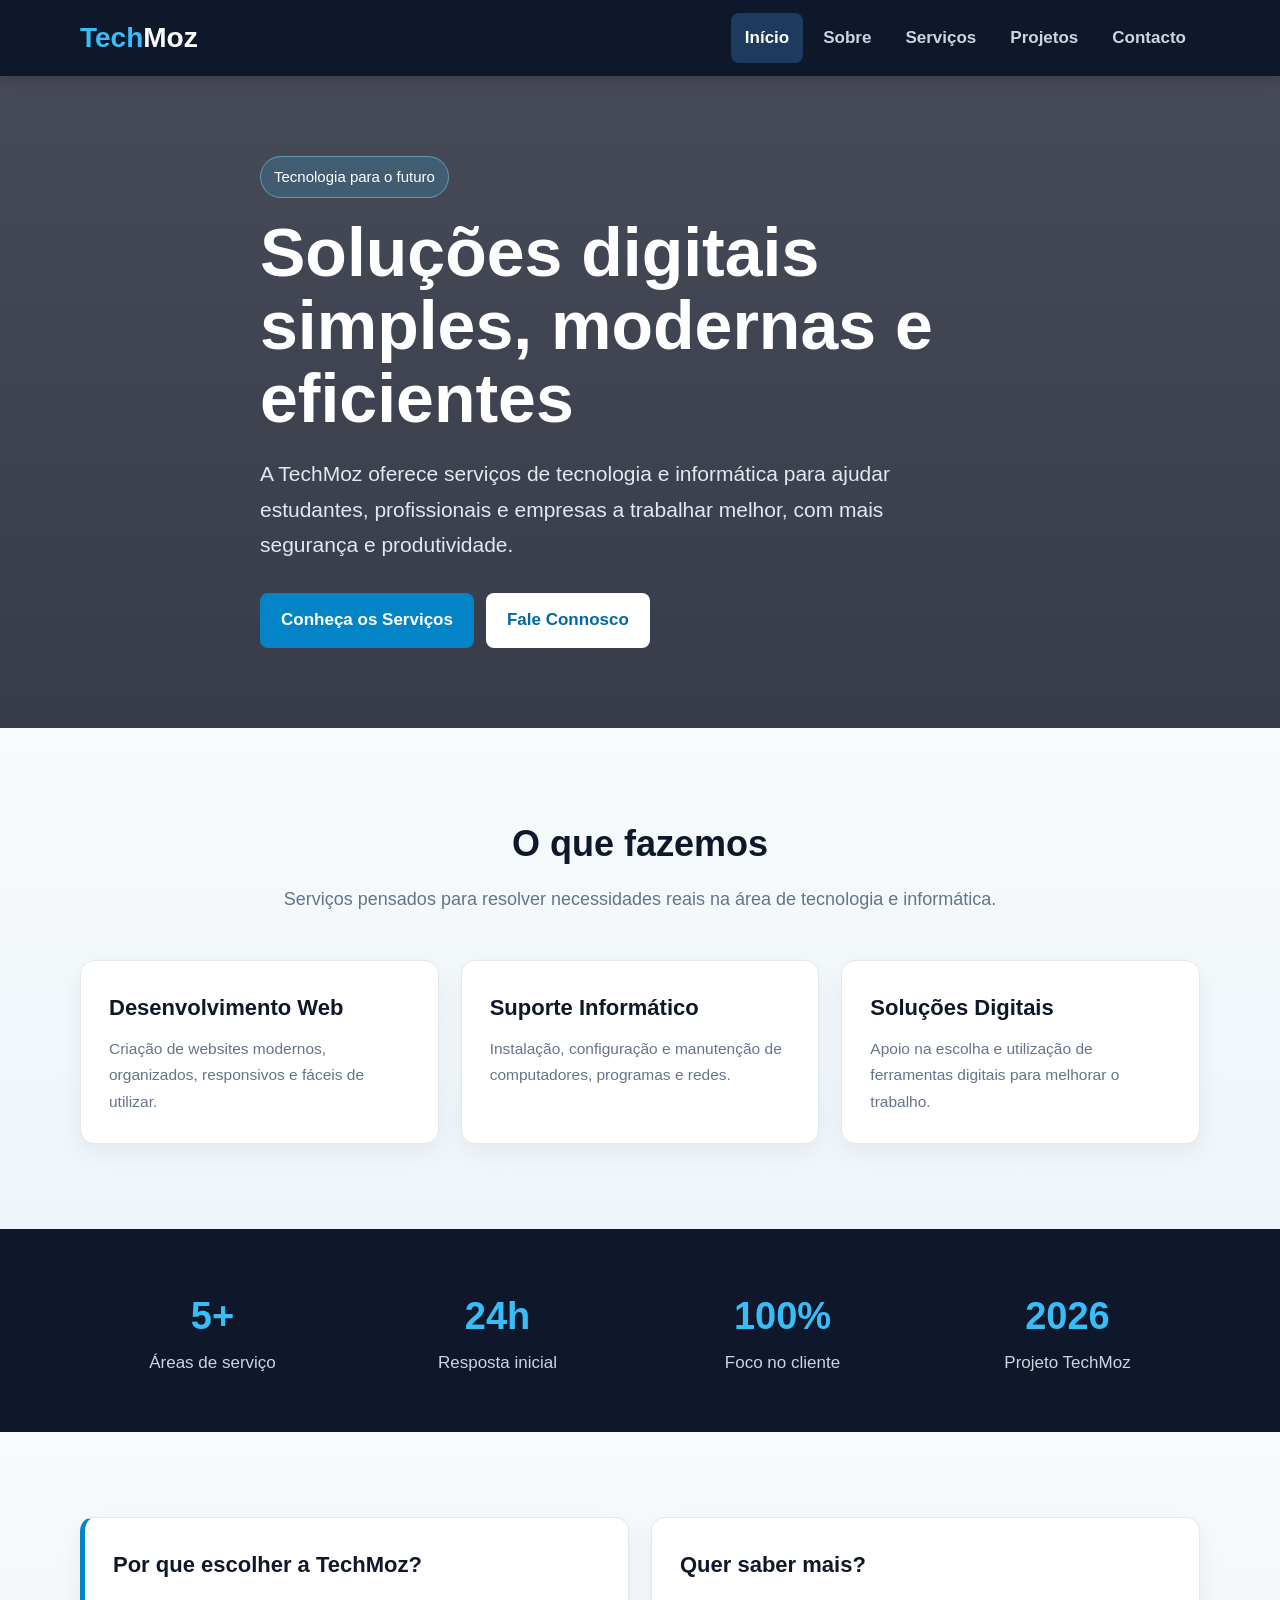
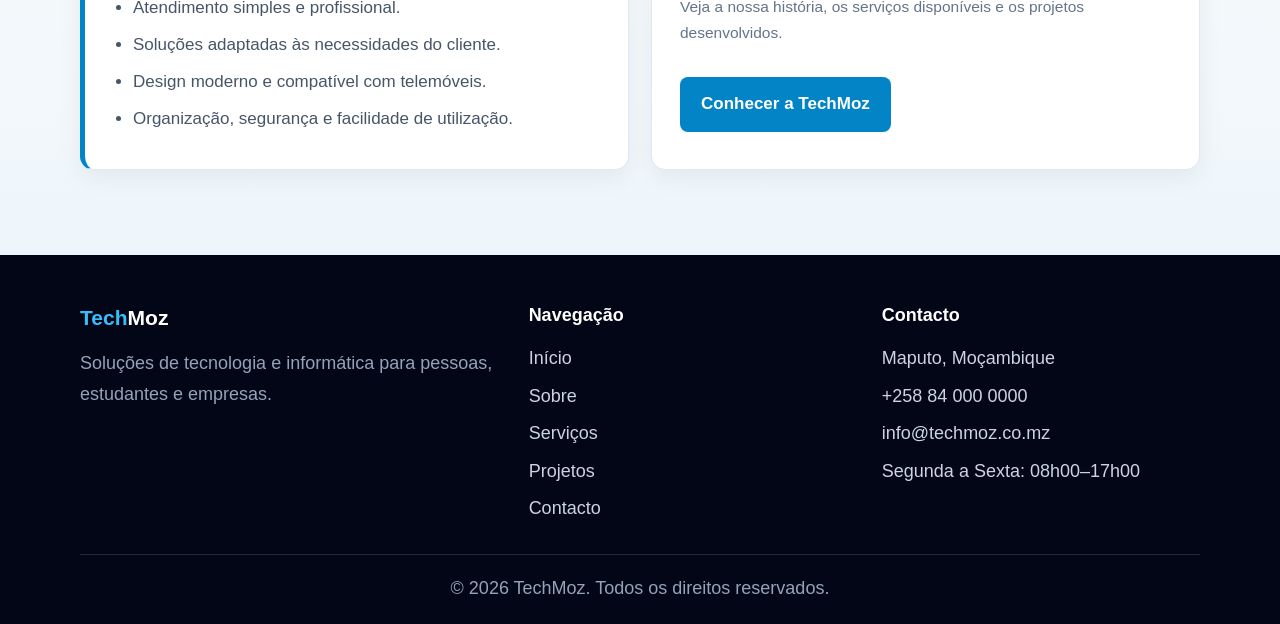
<file: index.html>
<!DOCTYPE html>
<html lang="pt">
<head>
<meta charset="UTF-8">
<meta name="viewport" content="width=device-width, initial-scale=1.0">
<meta name="description" content="TechMoz - Tecnologia e Informática">
<title>Tecnologia e Informática | TechMoz</title>
<link rel="stylesheet" href="estilo.css">
</head>
<body>

<header class="cabecalho">
  <div class="container nav-container">
    <a href="index.html" class="logo"><span>Tech</span>Moz</a>
    <nav class="menu" aria-label="Navegação principal">
      <a href="index.html" class="ativo">Início</a>
<a href="sobre.html" class="">Sobre</a>
<a href="servicos.html" class="">Serviços</a>
<a href="projetos.html" class="">Projetos</a>
<a href="contacto.html" class="">Contacto</a>
    </nav>
  </div>
</header>

<main>
<section class="hero">
  <div class="container hero-content">
    <small>Tecnologia para o futuro</small>
    <h1>Soluções digitais simples, modernas e eficientes</h1>
    <p>A TechMoz oferece serviços de tecnologia e informática para ajudar estudantes, profissionais e empresas a trabalhar melhor, com mais segurança e produtividade.</p>
    <div class="botoes">
      <a href="servicos.html" class="btn">Conheça os Serviços</a>
      <a href="contacto.html" class="btn btn-secundario">Fale Connosco</a>
    </div>
  </div>
</section>

<section class="secao secao-clara">
  <div class="container">
    <div class="section-header">
      <h2>O que fazemos</h2>
      <p>Serviços pensados para resolver necessidades reais na área de tecnologia e informática.</p>
    </div>
    <div class="grid grid-3">
      <article class="card">
        <h3>Desenvolvimento Web</h3>
        <p>Criação de websites modernos, organizados, responsivos e fáceis de utilizar.</p>
      </article>
      <article class="card">
        <h3>Suporte Informático</h3>
        <p>Instalação, configuração e manutenção de computadores, programas e redes.</p>
      </article>
      <article class="card">
        <h3>Soluções Digitais</h3>
        <p>Apoio na escolha e utilização de ferramentas digitais para melhorar o trabalho.</p>
      </article>
    </div>
  </div>
</section>

<section class="faixa">
  <div class="container estatisticas">
    <div><div class="numero">5+</div><p>Áreas de serviço</p></div>
    <div><div class="numero">24h</div><p>Resposta inicial</p></div>
    <div><div class="numero">100%</div><p>Foco no cliente</p></div>
    <div><div class="numero">2026</div><p>Projeto TechMoz</p></div>
  </div>
</section>

<section class="secao">
  <div class="container grid grid-2">
    <div class="card destaque">
      <h3>Por que escolher a TechMoz?</h3>
      <ul class="lista">
        <li>Atendimento simples e profissional.</li>
        <li>Soluções adaptadas às necessidades do cliente.</li>
        <li>Design moderno e compatível com telemóveis.</li>
        <li>Organização, segurança e facilidade de utilização.</li>
      </ul>
    </div>
    <div class="card">
      <h3>Quer saber mais?</h3>
      <p>Veja a nossa história, os serviços disponíveis e os projetos desenvolvidos.</p>
      <br>
      <a href="sobre.html" class="btn">Conhecer a TechMoz</a>
    </div>
  </div>
</section>
</main>

<footer class="rodape">
  <div class="container footer-grid">
    <div>
      <h3><span style="color:#38bdf8">Tech</span>Moz</h3>
      <p>Soluções de tecnologia e informática para pessoas, estudantes e empresas.</p>
    </div>
    <div>
      <h4>Navegação</h4>
      <div class="footer-links">
        <a href="index.html">Início</a>
        <a href="sobre.html">Sobre</a>
        <a href="servicos.html">Serviços</a>
        <a href="projetos.html">Projetos</a>
        <a href="contacto.html">Contacto</a>
      </div>
    </div>
    <div>
      <h4>Contacto</h4>
      <div class="footer-links">
        <span>Maputo, Moçambique</span>
        <span>+258 84 000 0000</span>
        <span>info@techmoz.co.mz</span>
        <span>Segunda a Sexta: 08h00–17h00</span>
      </div>
    </div>
  </div>
  <div class="container copyright">
    <p>&copy; 2026 TechMoz. Todos os direitos reservados.</p>
  </div>
</footer>

</body></html>
</file>
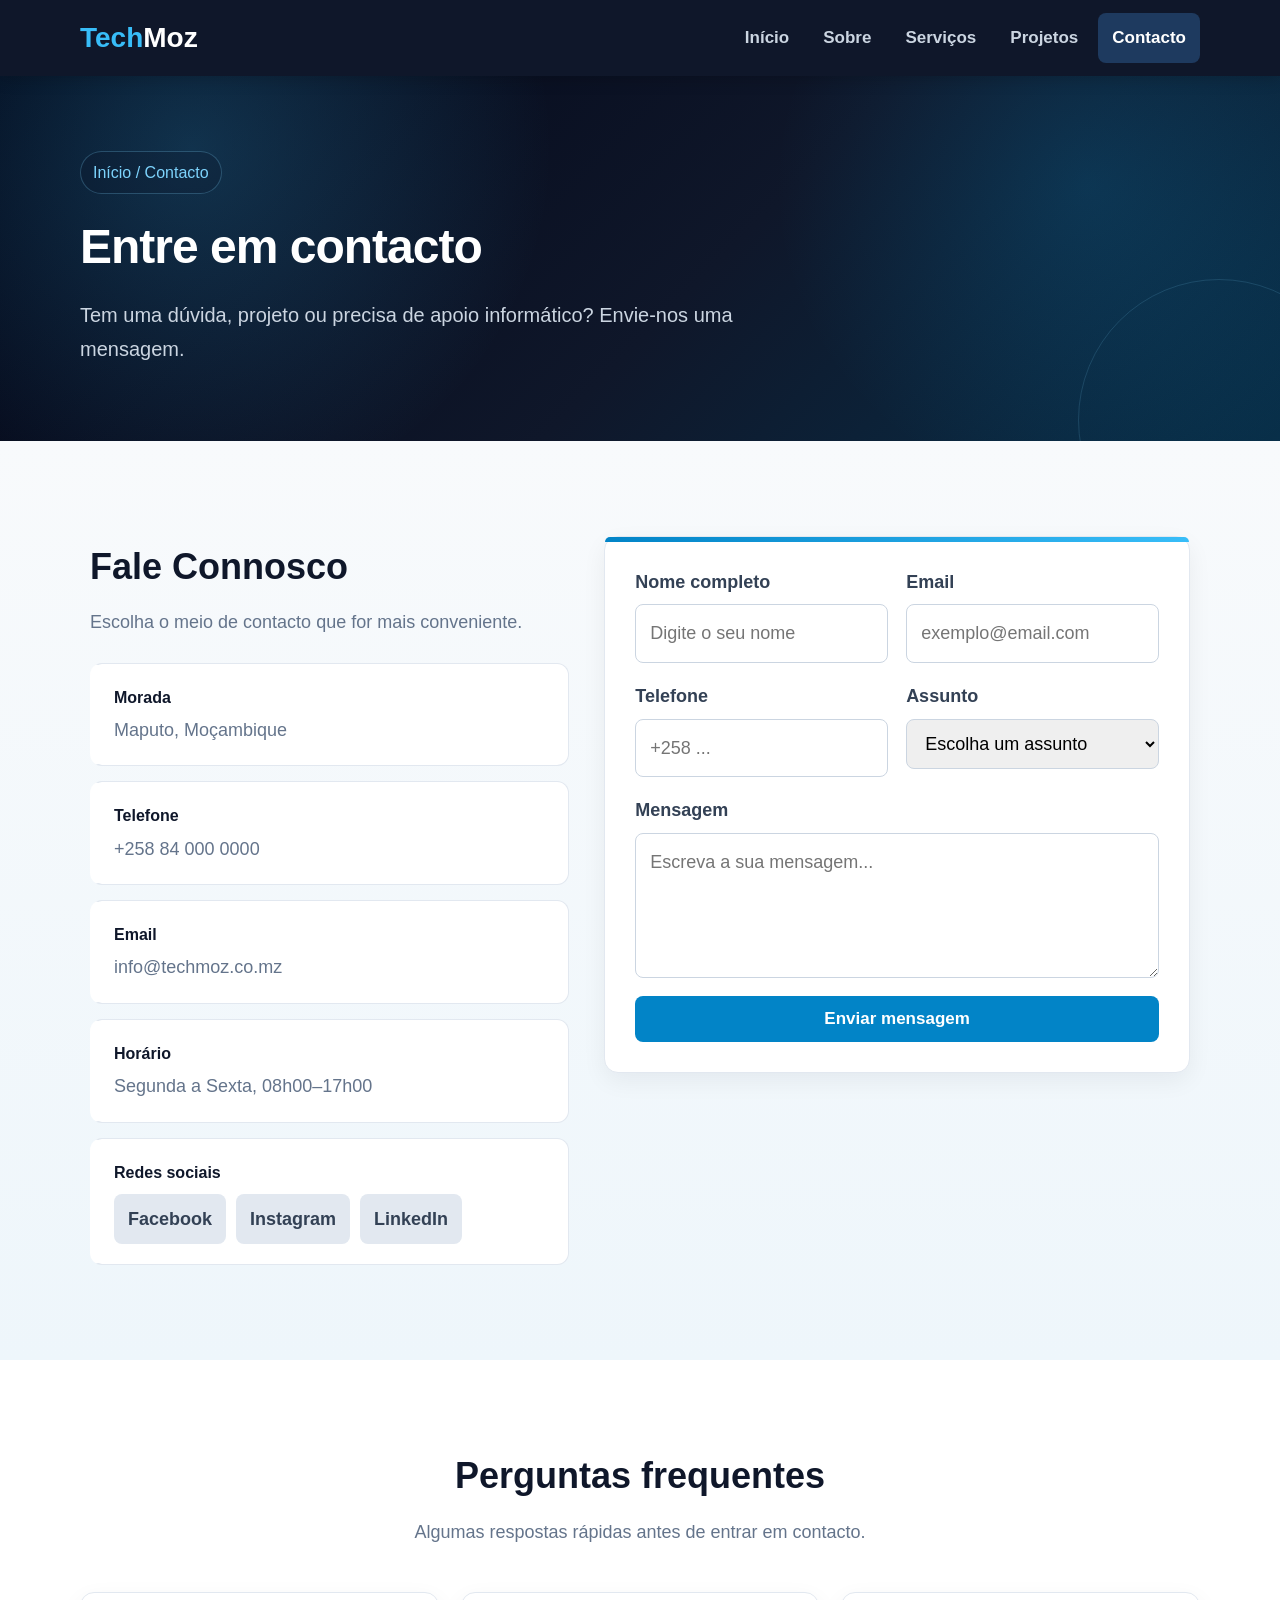
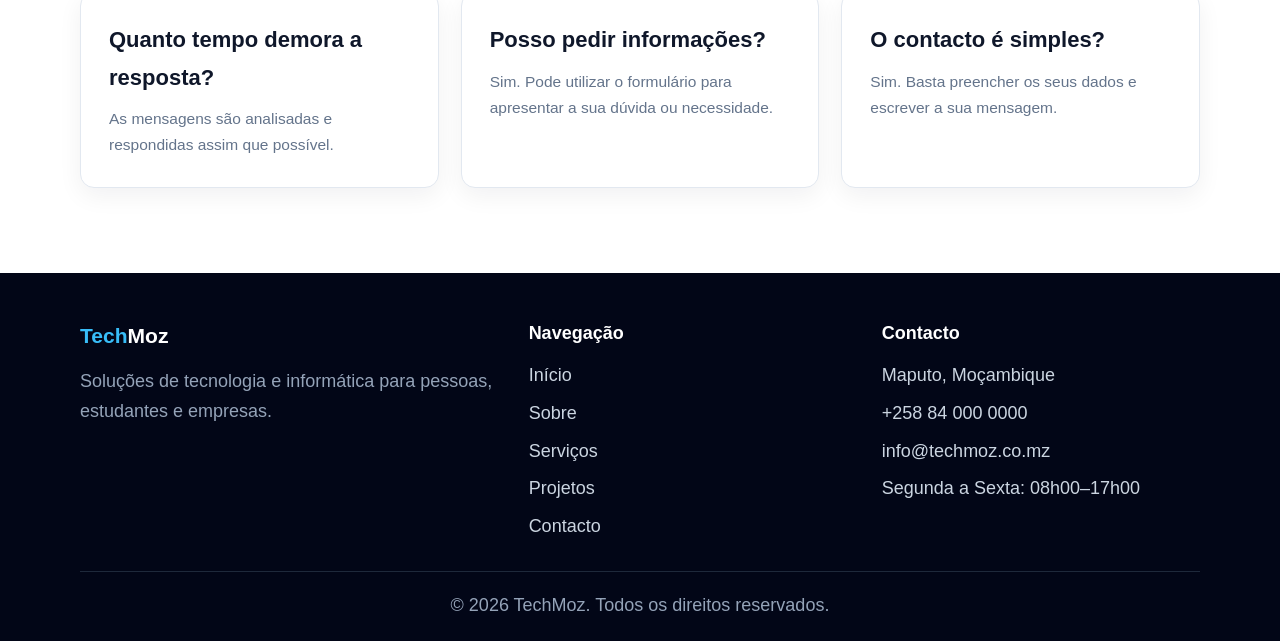
<file: contacto.html>
<!DOCTYPE html>
<html lang="pt">
<head>
<meta charset="UTF-8">
<meta name="viewport" content="width=device-width, initial-scale=1.0">
<meta name="description" content="TechMoz - Tecnologia e Informática">
<title>Contacto | TechMoz</title>
<link rel="stylesheet" href="estilo.css">
</head>
<body>

<header class="cabecalho">
  <div class="container nav-container">
    <a href="index.html" class="logo"><span>Tech</span>Moz</a>
    <nav class="menu" aria-label="Navegação principal">
      <a href="index.html" class="">Início</a>
<a href="sobre.html" class="">Sobre</a>
<a href="servicos.html" class="">Serviços</a>
<a href="projetos.html" class="">Projetos</a>
<a href="contacto.html" class="ativo">Contacto</a>
    </nav>
  </div>
</header>

<main>
<section class="page-hero">
  <div class="container">
    <div class="migalhas">Início / Contacto</div>
    <h1>Entre em contacto</h1>
    <p>Tem uma dúvida, projeto ou precisa de apoio informático? Envie-nos uma mensagem.</p>
  </div>
</section>

<section class="secao">
  <div class="container contacto-grid">
    <div>
      <div class="section-header" style="text-align:left;margin-bottom:25px">
        <h2>Fale Connosco</h2>
        <p>Escolha o meio de contacto que for mais conveniente.</p>
      </div>
      <div class="contacto-info">
        <div class="info-box"><strong>Morada</strong><span>Maputo, Moçambique</span></div>
        <div class="info-box"><strong>Telefone</strong><span>+258 84 000 0000</span></div>
        <div class="info-box"><strong>Email</strong><span>info@techmoz.co.mz</span></div>
        <div class="info-box"><strong>Horário</strong><span>Segunda a Sexta, 08h00–17h00</span></div>
        <div class="info-box">
          <strong>Redes sociais</strong>
          <div class="redes">
            <a href="#" aria-label="Facebook">Facebook</a>
            <a href="#" aria-label="Instagram">Instagram</a>
            <a href="#" aria-label="LinkedIn">LinkedIn</a>
          </div>
        </div>
      </div>
    </div>

    <form id="formulario" class="formulario" action="#" method="post">
      <div class="form-grid">
        <div class="campo">
          <label for="nome">Nome completo</label>
          <input id="nome" name="nome" type="text" placeholder="Digite o seu nome" required>
        </div>
        <div class="campo">
          <label for="email">Email</label>
          <input id="email" name="email" type="email" placeholder="exemplo@email.com" required>
        </div>
        <div class="campo">
          <label for="telefone">Telefone</label>
          <input id="telefone" name="telefone" type="tel" placeholder="+258 ...">
        </div>
        <div class="campo">
          <label for="assunto">Assunto</label>
          <select id="assunto" name="assunto">
            <option>Escolha um assunto</option>
            <option>Desenvolvimento Web</option>
            <option>Suporte Informático</option>
            <option>Redes</option>
            <option>Formação</option>
            <option>Outro</option>
          </select>
        </div>
        <div class="campo full">
          <label for="mensagem">Mensagem</label>
          <textarea id="mensagem" name="mensagem" placeholder="Escreva a sua mensagem..." required></textarea>
        </div>
      </div>
      <button type="submit" class="btn">Enviar mensagem</button>
    </form>
  </div>

</section>

<section class="secao secao-clara">
  <div class="container">
    <div class="section-header">
      <h2>Perguntas frequentes</h2>
      <p>Algumas respostas rápidas antes de entrar em contacto.</p>
    </div>
    <div class="grid grid-3">
      <article class="card"><h3>Quanto tempo demora a resposta?</h3><p>As mensagens são analisadas e respondidas assim que possível.</p></article>
      <article class="card"><h3>Posso pedir informações?</h3><p>Sim. Pode utilizar o formulário para apresentar a sua dúvida ou necessidade.</p></article>
      <article class="card"><h3>O contacto é simples?</h3><p>Sim. Basta preencher os seus dados e escrever a sua mensagem.</p></article>
    </div>
  </div>
</section>
</main>

<footer class="rodape">
  <div class="container footer-grid">
    <div>
      <h3><span style="color:#38bdf8">Tech</span>Moz</h3>
      <p>Soluções de tecnologia e informática para pessoas, estudantes e empresas.</p>
    </div>
    <div>
      <h4>Navegação</h4>
      <div class="footer-links">
        <a href="index.html">Início</a>
        <a href="sobre.html">Sobre</a>
        <a href="servicos.html">Serviços</a>
        <a href="projetos.html">Projetos</a>
        <a href="contacto.html">Contacto</a>
      </div>
    </div>
    <div>
      <h4>Contacto</h4>
      <div class="footer-links">
        <span>Maputo, Moçambique</span>
        <span>+258 84 000 0000</span>
        <span>info@techmoz.co.mz</span>
        <span>Segunda a Sexta: 08h00–17h00</span>
      </div>
    </div>
  </div>
  <div class="container copyright">
    <p>&copy; 2026 TechMoz. Todos os direitos reservados.</p>
  </div>
</footer>

</body></html>
</file>
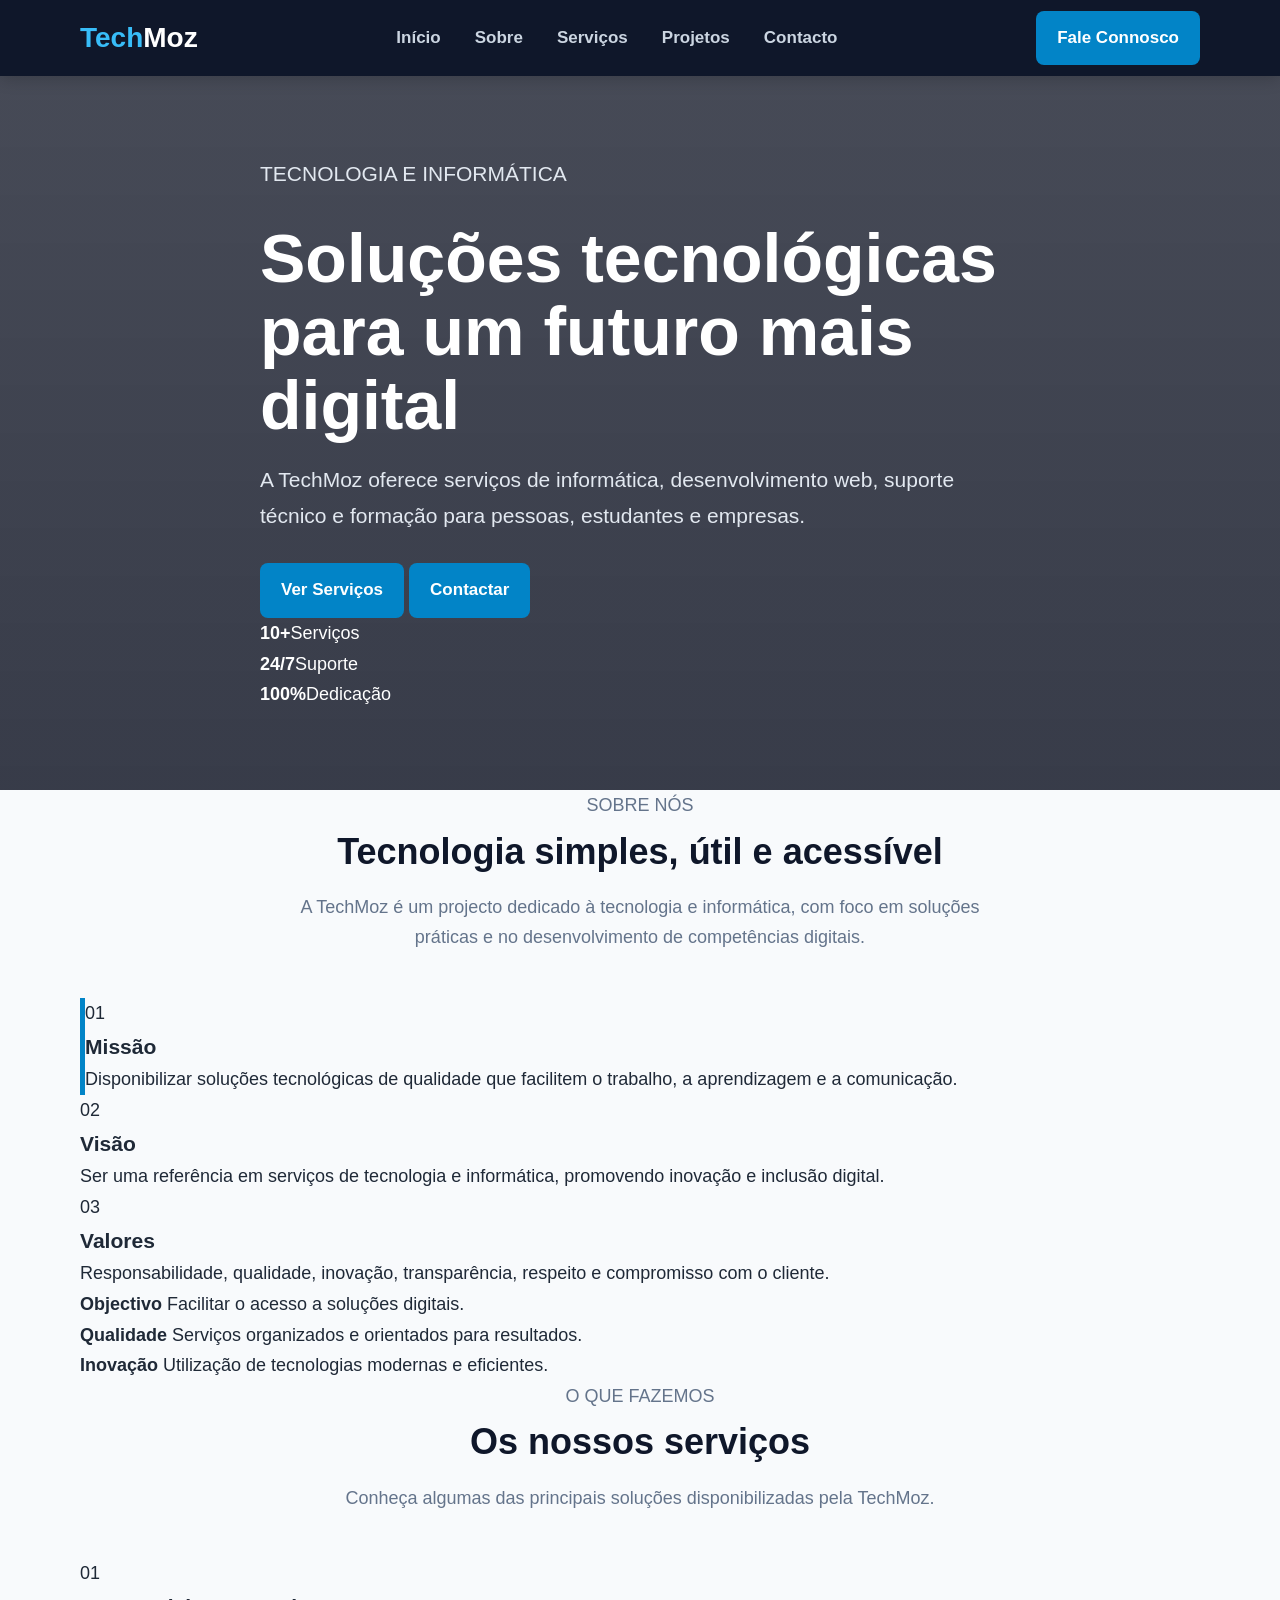
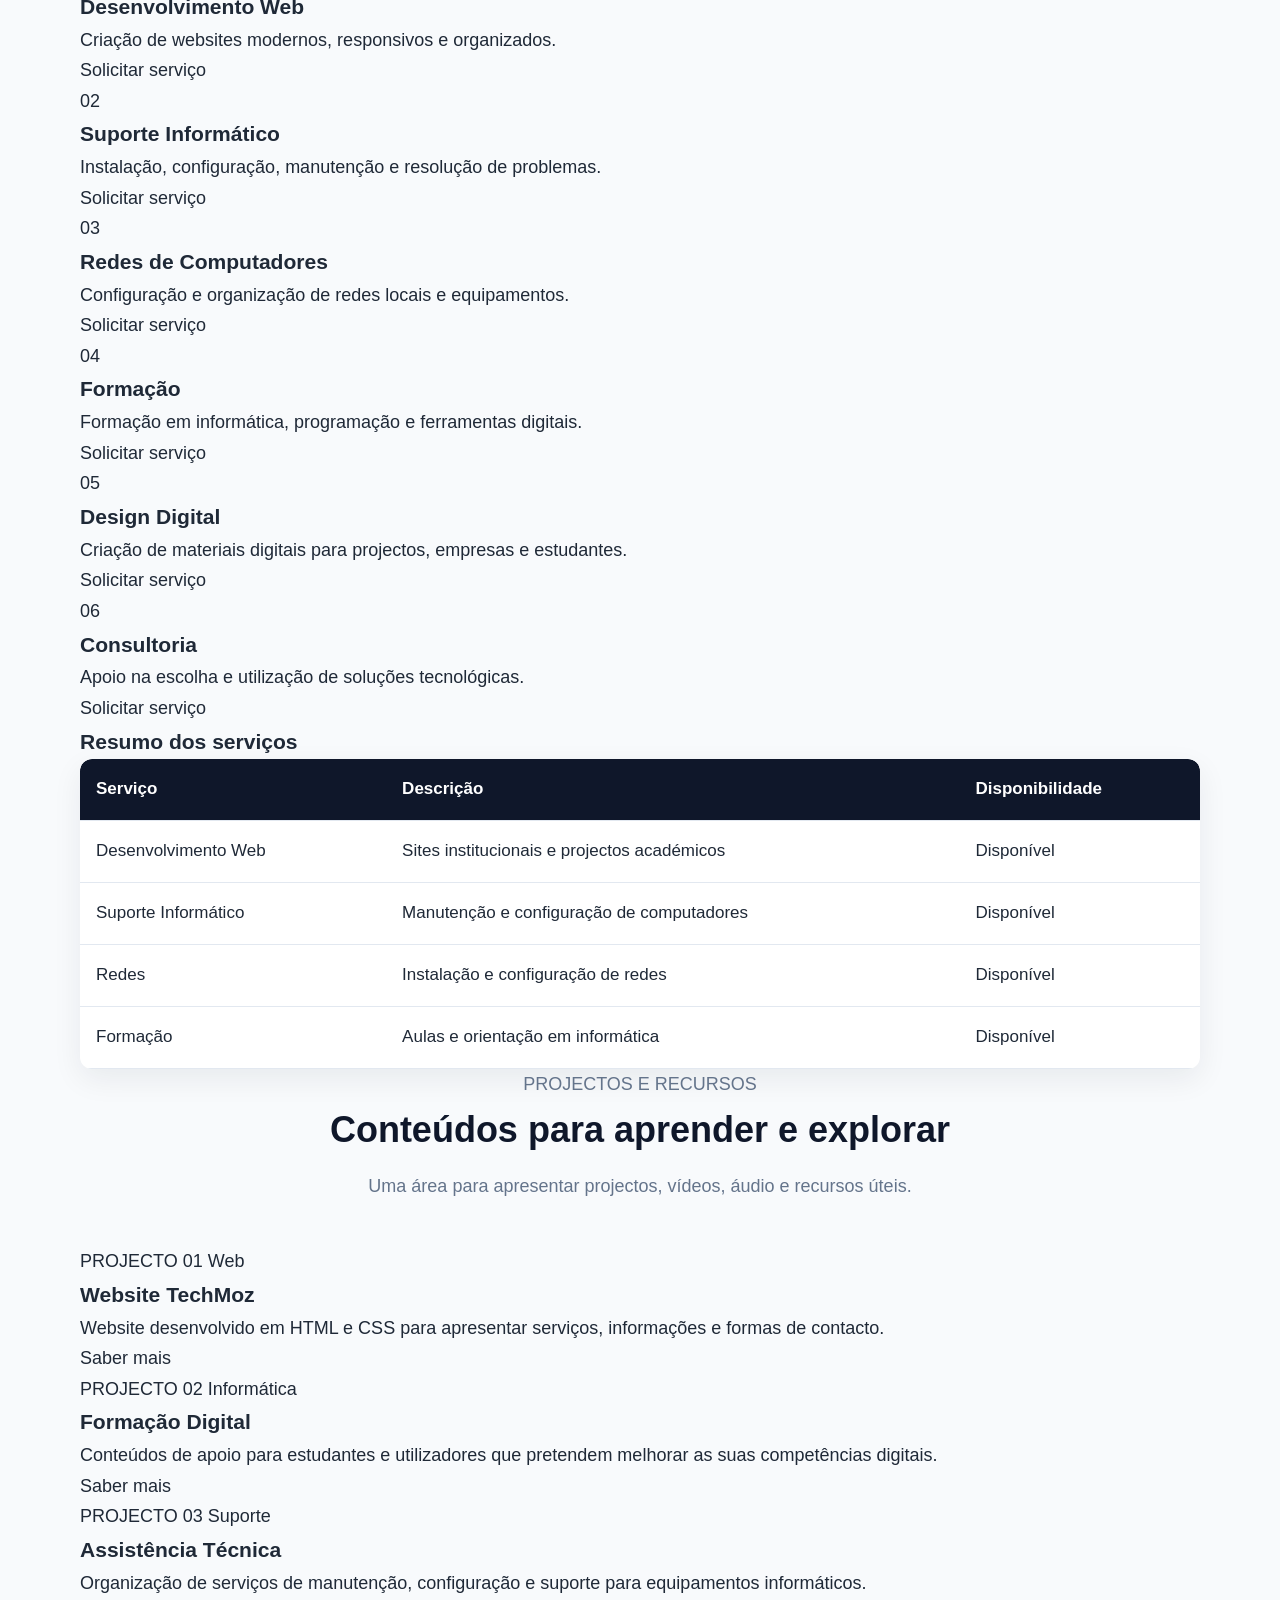
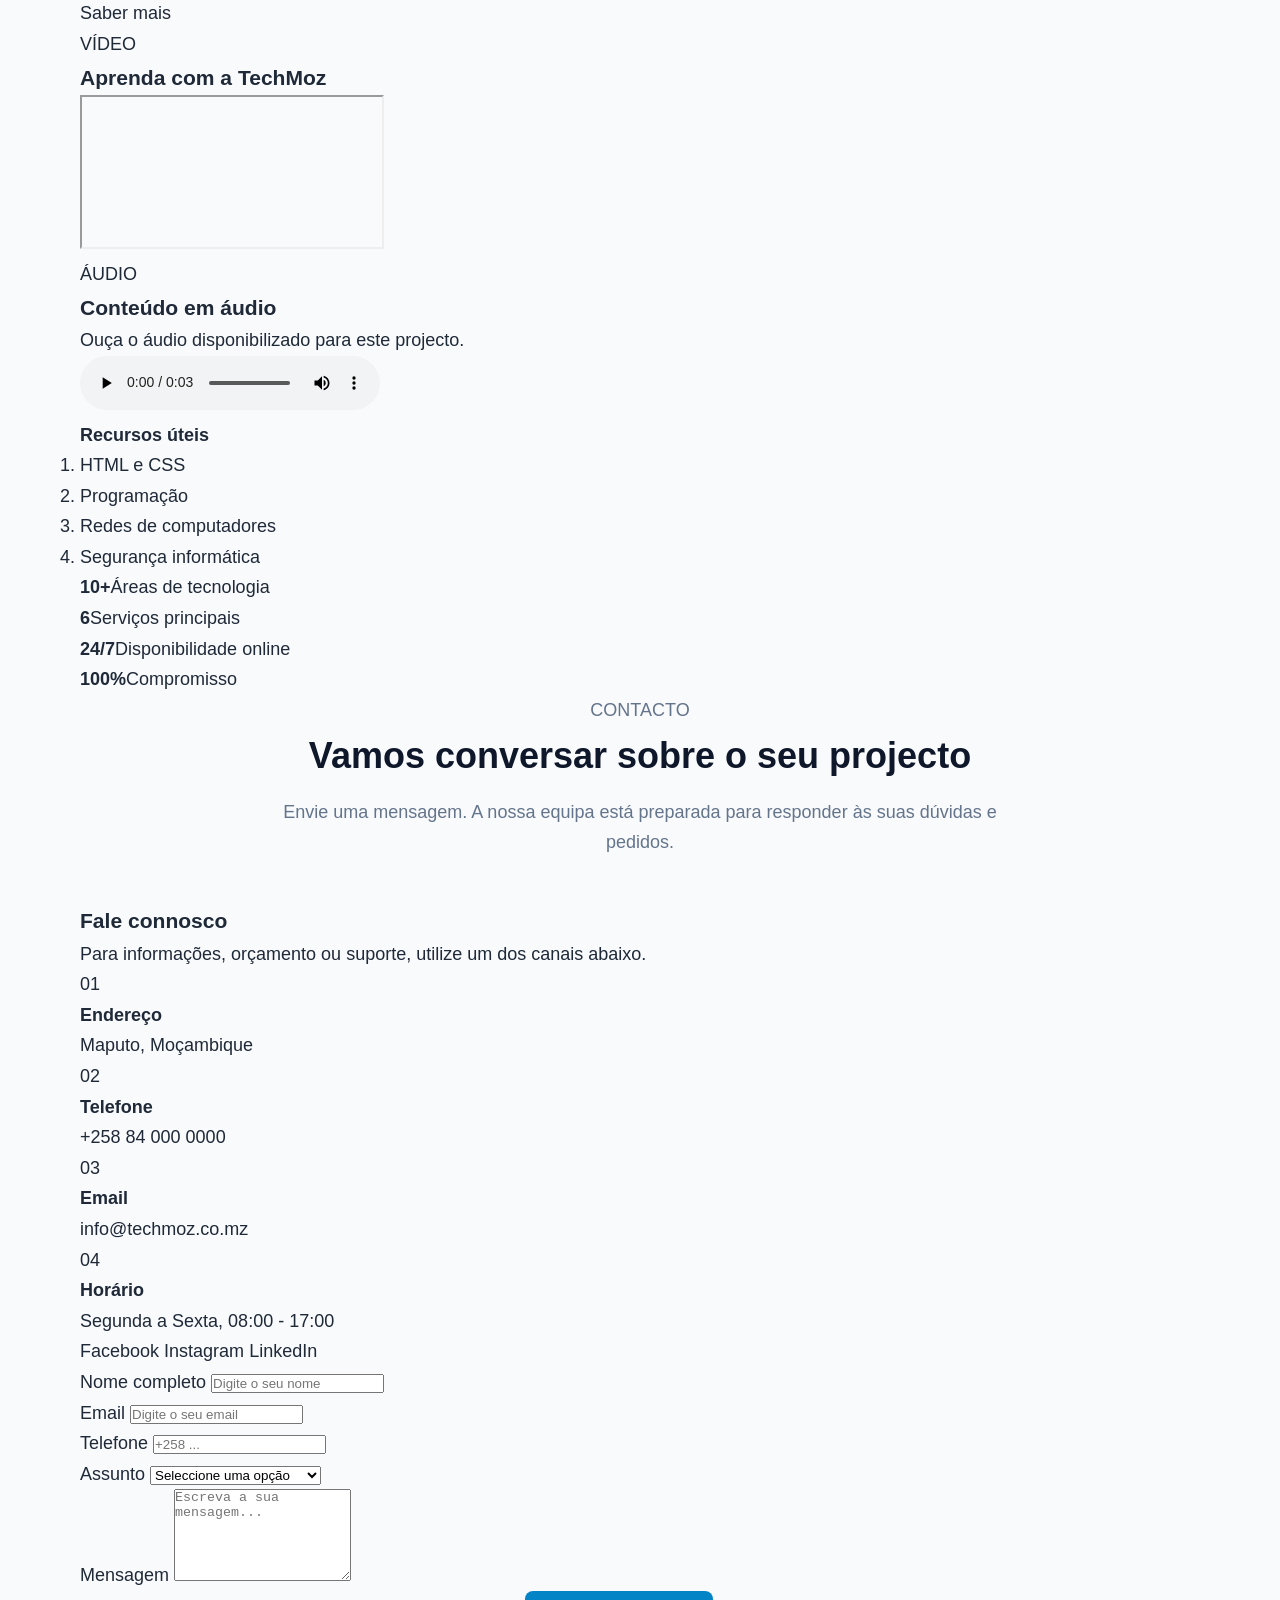
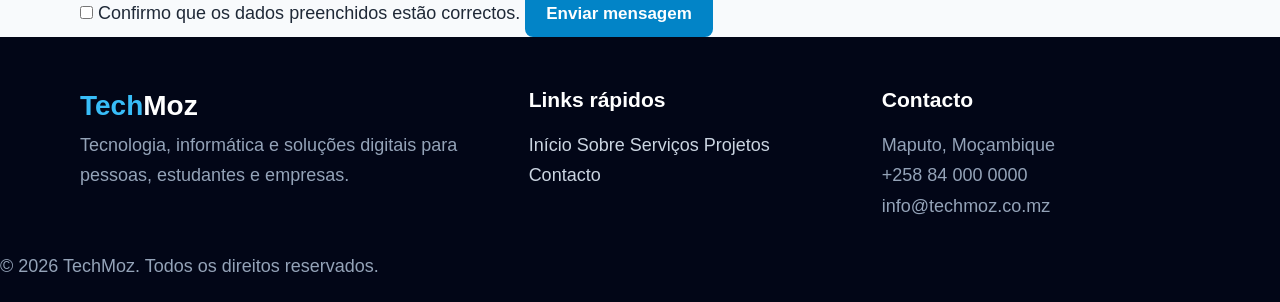
<file: finalll.html>
<!DOCTYPE html>
<html lang="pt">
<head>
    <meta charset="UTF-8">
    <meta name="viewport" content="width=device-width, initial-scale=1.0">
    <meta name="description" content="TechMoz - Tecnologia e Informática. Soluções digitais, suporte técnico, desenvolvimento web e formação.">
    <title>TechMoz - Tecnologia e Informática</title>
    <link rel="stylesheet" href="estilo.css">
</head>
<body>

<header class="cabecalho">
    <div class="container nav-container">

        <a href="index.html" class="logo">
            <span>Tech</span>Moz
        </a>

        <nav class="menu">
            <a href="index.html">Início</a>
            <a href="sobre.html">Sobre</a>
            <a href="servicos.html">Serviços</a>
            <a href="projetos.html">Projetos</a>
            <a href="contacto.html">Contacto</a>
        </nav>

        <a href="contacto.html" class="btn-header">
            Fale Connosco
        </a>

    </div>
</header>

<main>
    <section id="inicio" class="hero">
        <div class="hero-overlay"></div>
        <div class="container hero-content">
            <p class="eyebrow">TECNOLOGIA E INFORMÁTICA</p>
            <h1>Soluções tecnológicas para um futuro mais digital</h1>
            <p class="hero-text">
                A TechMoz oferece serviços de informática, desenvolvimento web,
                suporte técnico e formação para pessoas, estudantes e empresas.
            </p>

            <div class="hero-buttons">
                <a href="#servicos" class="btn btn-primary">Ver Serviços</a>
                <a href="#contacto" class="btn btn-outline">Contactar</a>
            </div>

            <div class="hero-stats">
                <div><strong>10+</strong><span>Serviços</span></div>
                <div><strong>24/7</strong><span>Suporte</span></div>
                <div><strong>100%</strong><span>Dedicação</span></div>
            </div>
        </div>
    </section>

    <section id="sobre" class="section">
        <div class="container">
            <div class="section-header">
                <p class="eyebrow">SOBRE NÓS</p>
                <h2>Tecnologia simples, útil e acessível</h2>
                <p>
                    A TechMoz é um projecto dedicado à tecnologia e informática,
                    com foco em soluções práticas e no desenvolvimento de competências digitais.
                </p>
            </div>

            <div class="about-grid">
                <div class="about-card destaque">
                    <span class="card-number">01</span>
                    <h3>Missão</h3>
                    <p>
                        Disponibilizar soluções tecnológicas de qualidade que facilitem
                        o trabalho, a aprendizagem e a comunicação.
                    </p>
                </div>

                <div class="about-card">
                    <span class="card-number">02</span>
                    <h3>Visão</h3>
                    <p>
                        Ser uma referência em serviços de tecnologia e informática,
                        promovendo inovação e inclusão digital.
                    </p>
                </div>

                <div class="about-card">
                    <span class="card-number">03</span>
                    <h3>Valores</h3>
                    <p>
                        Responsabilidade, qualidade, inovação, transparência,
                        respeito e compromisso com o cliente.
                    </p>
                </div>
            </div>

            <div class="info-strip">
                <div>
                    <strong>Objectivo</strong>
                    <span>Facilitar o acesso a soluções digitais.</span>
                </div>
                <div>
                    <strong>Qualidade</strong>
                    <span>Serviços organizados e orientados para resultados.</span>
                </div>
                <div>
                    <strong>Inovação</strong>
                    <span>Utilização de tecnologias modernas e eficientes.</span>
                </div>
            </div>
        </div>
    </section>

    <section id="servicos" class="section section-light">
        <div class="container">
            <div class="section-header">
                <p class="eyebrow">O QUE FAZEMOS</p>
                <h2>Os nossos serviços</h2>
                <p>Conheça algumas das principais soluções disponibilizadas pela TechMoz.</p>
            </div>

            <div class="services-grid">
                <article class="service-card">
                    <div class="service-icon">01</div>
                    <h3>Desenvolvimento Web</h3>
                    <p>Criação de websites modernos, responsivos e organizados.</p>
                    <a href="#contacto">Solicitar serviço</a>
                </article>

                <article class="service-card">
                    <div class="service-icon">02</div>
                    <h3>Suporte Informático</h3>
                    <p>Instalação, configuração, manutenção e resolução de problemas.</p>
                    <a href="#contacto">Solicitar serviço</a>
                </article>

                <article class="service-card">
                    <div class="service-icon">03</div>
                    <h3>Redes de Computadores</h3>
                    <p>Configuração e organização de redes locais e equipamentos.</p>
                    <a href="#contacto">Solicitar serviço</a>
                </article>

                <article class="service-card">
                    <div class="service-icon">04</div>
                    <h3>Formação</h3>
                    <p>Formação em informática, programação e ferramentas digitais.</p>
                    <a href="#contacto">Solicitar serviço</a>
                </article>

                <article class="service-card">
                    <div class="service-icon">05</div>
                    <h3>Design Digital</h3>
                    <p>Criação de materiais digitais para projectos, empresas e estudantes.</p>
                    <a href="#contacto">Solicitar serviço</a>
                </article>

                <article class="service-card">
                    <div class="service-icon">06</div>
                    <h3>Consultoria</h3>
                    <p>Apoio na escolha e utilização de soluções tecnológicas.</p>
                    <a href="#contacto">Solicitar serviço</a>
                </article>
            </div>

            <div class="table-box">
                <h3>Resumo dos serviços</h3>
                <div class="table-wrapper">
                    <table>
                        <thead>
                            <tr>
                                <th>Serviço</th>
                                <th>Descrição</th>
                                <th>Disponibilidade</th>
                            </tr>
                        </thead>
                        <tbody>
                            <tr>
                                <td>Desenvolvimento Web</td>
                                <td>Sites institucionais e projectos académicos</td>
                                <td>Disponível</td>
                            </tr>
                            <tr>
                                <td>Suporte Informático</td>
                                <td>Manutenção e configuração de computadores</td>
                                <td>Disponível</td>
                            </tr>
                            <tr>
                                <td>Redes</td>
                                <td>Instalação e configuração de redes</td>
                                <td>Disponível</td>
                            </tr>
                            <tr>
                                <td>Formação</td>
                                <td>Aulas e orientação em informática</td>
                                <td>Disponível</td>
                            </tr>
                        </tbody>
                    </table>
                </div>
            </div>
        </div>
    </section>

    <section id="projetos" class="section">
        <div class="container">
            <div class="section-header">
                <p class="eyebrow">PROJECTOS E RECURSOS</p>
                <h2>Conteúdos para aprender e explorar</h2>
                <p>Uma área para apresentar projectos, vídeos, áudio e recursos úteis.</p>
            </div>

            <div class="projects-grid">
                <article class="project-card">
                    <div class="project-top">
                        <span>PROJECTO 01</span>
                        <span>Web</span>
                    </div>
                    <h3>Website TechMoz</h3>
                    <p>
                        Website desenvolvido em HTML e CSS para apresentar serviços,
                        informações e formas de contacto.
                    </p>
                    <a href="#contacto" class="text-link">Saber mais</a>
                </article>

                <article class="project-card">
                    <div class="project-top">
                        <span>PROJECTO 02</span>
                        <span>Informática</span>
                    </div>
                    <h3>Formação Digital</h3>
                    <p>
                        Conteúdos de apoio para estudantes e utilizadores que pretendem
                        melhorar as suas competências digitais.
                    </p>
                    <a href="#contacto" class="text-link">Saber mais</a>
                </article>

                <article class="project-card">
                    <div class="project-top">
                        <span>PROJECTO 03</span>
                        <span>Suporte</span>
                    </div>
                    <h3>Assistência Técnica</h3>
                    <p>
                        Organização de serviços de manutenção, configuração e suporte
                        para equipamentos informáticos.
                    </p>
                    <a href="#contacto" class="text-link">Saber mais</a>
                </article>
            </div>

            <div class="media-grid">
                <div class="media-card">
                    <div class="media-heading">
                        <span>VÍDEO</span>
                        <h3>Aprenda com a TechMoz</h3>
                    </div>
                    <div class="video-wrapper">
                        <iframe
                            src="https://www.youtube.com/embed/ysz5S6PUM-U"
                            title="Vídeo de tecnologia"
                            loading="lazy"
                            allowfullscreen>
                        </iframe>
                    </div>
                </div>

                <div class="media-card audio-card">
                    <div class="media-heading">
                        <span>ÁUDIO</span>
                        <h3>Conteúdo em áudio</h3>
                    </div>
                    <p>Ouça o áudio disponibilizado para este projecto.</p>
                    <audio controls>
                        <source src="audio.mp3" type="audio/mpeg">
                        O seu navegador não suporta áudio.
                    </audio>

                    <h4>Recursos úteis</h4>
                    <ol>
                        <li>HTML e CSS</li>
                        <li>Programação</li>
                        <li>Redes de computadores</li>
                        <li>Segurança informática</li>
                    </ol>
                </div>
            </div>
        </div>
    </section>

    <section class="numbers-section">
        <div class="container numbers-grid">
            <div><strong>10+</strong><span>Áreas de tecnologia</span></div>
            <div><strong>6</strong><span>Serviços principais</span></div>
            <div><strong>24/7</strong><span>Disponibilidade online</span></div>
            <div><strong>100%</strong><span>Compromisso</span></div>
        </div>
    </section>

    <section id="contacto" class="section contact-section">
        <div class="container">
            <div class="section-header">
                <p class="eyebrow">CONTACTO</p>
                <h2>Vamos conversar sobre o seu projecto</h2>
                <p>
                    Envie uma mensagem. A nossa equipa está preparada para responder
                    às suas dúvidas e pedidos.
                </p>
            </div>

            <div class="contact-grid">
                <div class="contact-info">
                    <div class="contact-intro">
                        <h3>Fale connosco</h3>
                        <p>
                            Para informações, orçamento ou suporte, utilize um dos
                            canais abaixo.
                        </p>
                    </div>

                    <div class="contact-item">
                        <span class="contact-icon">01</span>
                        <div>
                            <strong>Endereço</strong>
                            <p>Maputo, Moçambique</p>
                        </div>
                    </div>

                    <div class="contact-item">
                        <span class="contact-icon">02</span>
                        <div>
                            <strong>Telefone</strong>
                            <p>+258 84 000 0000</p>
                        </div>
                    </div>

                    <div class="contact-item">
                        <span class="contact-icon">03</span>
                        <div>
                            <strong>Email</strong>
                            <p>info@techmoz.co.mz</p>
                        </div>
                    </div>

                    <div class="contact-item">
                        <span class="contact-icon">04</span>
                        <div>
                            <strong>Horário</strong>
                            <p>Segunda a Sexta, 08:00 - 17:00</p>
                        </div>
                    </div>

                    <div class="social-links">
                        <a href="#" aria-label="Facebook">Facebook</a>
                        <a href="#" aria-label="Instagram">Instagram</a>
                        <a href="#" aria-label="LinkedIn">LinkedIn</a>
                    </div>
                </div>

                <form class="contact-form" action="#" method="post">
                    <div class="form-row">
                        <div class="form-group">
                            <label for="nome">Nome completo</label>
                            <input type="text" id="nome" name="nome" placeholder="Digite o seu nome" required>
                        </div>

                        <div class="form-group">
                            <label for="email">Email</label>
                            <input type="email" id="email" name="email" placeholder="Digite o seu email" required>
                        </div>
                    </div>

                    <div class="form-row">
                        <div class="form-group">
                            <label for="telefone">Telefone</label>
                            <input type="tel" id="telefone" name="telefone" placeholder="+258 ...">
                        </div>

                        <div class="form-group">
                            <label for="assunto">Assunto</label>
                            <select id="assunto" name="assunto" required>
                                <option value="">Seleccione uma opção</option>
                                <option>Desenvolvimento Web</option>
                                <option>Suporte Informático</option>
                                <option>Redes de Computadores</option>
                                <option>Formação</option>
                                <option>Outro assunto</option>
                            </select>
                        </div>
                    </div>

                    <div class="form-group">
                        <label for="mensagem">Mensagem</label>
                        <textarea id="mensagem" name="mensagem" rows="6" placeholder="Escreva a sua mensagem..." required></textarea>
                    </div>

                    <label class="check-line">
                        <input type="checkbox" required>
                        <span>Confirmo que os dados preenchidos estão correctos.</span>
                    </label>

                    <button type="submit" class="btn btn-primary btn-submit">Enviar mensagem</button>
                </form>
            </div>
        </div>
    </section>
</main>

<footer class="rodape">
    <div class="container footer-grid">
        <div>
            <a href="#inicio" class="logo footer-logo"><span>Tech</span>Moz</a>
            <p>
                Tecnologia, informática e soluções digitais para pessoas,
                estudantes e empresas.
            </p>
        </div>

        <div>
            <h3>Links rápidos</h3>
            <a href="#inicio">Início</a>
            <a href="#sobre">Sobre</a>
            <a href="#servicos">Serviços</a>
            <a href="#projetos">Projetos</a>
            <a href="#contacto">Contacto</a>
        </div>

        <div>
            <h3>Contacto</h3>
            <p>Maputo, Moçambique</p>
            <p>+258 84 000 0000</p>
            <p>info@techmoz.co.mz</p>
        </div>
    </div>

    <div class="footer-bottom">
        <p>&copy; 2026 TechMoz. Todos os direitos reservados.</p>
    </div>
</footer>

</body>
</html>
</file>
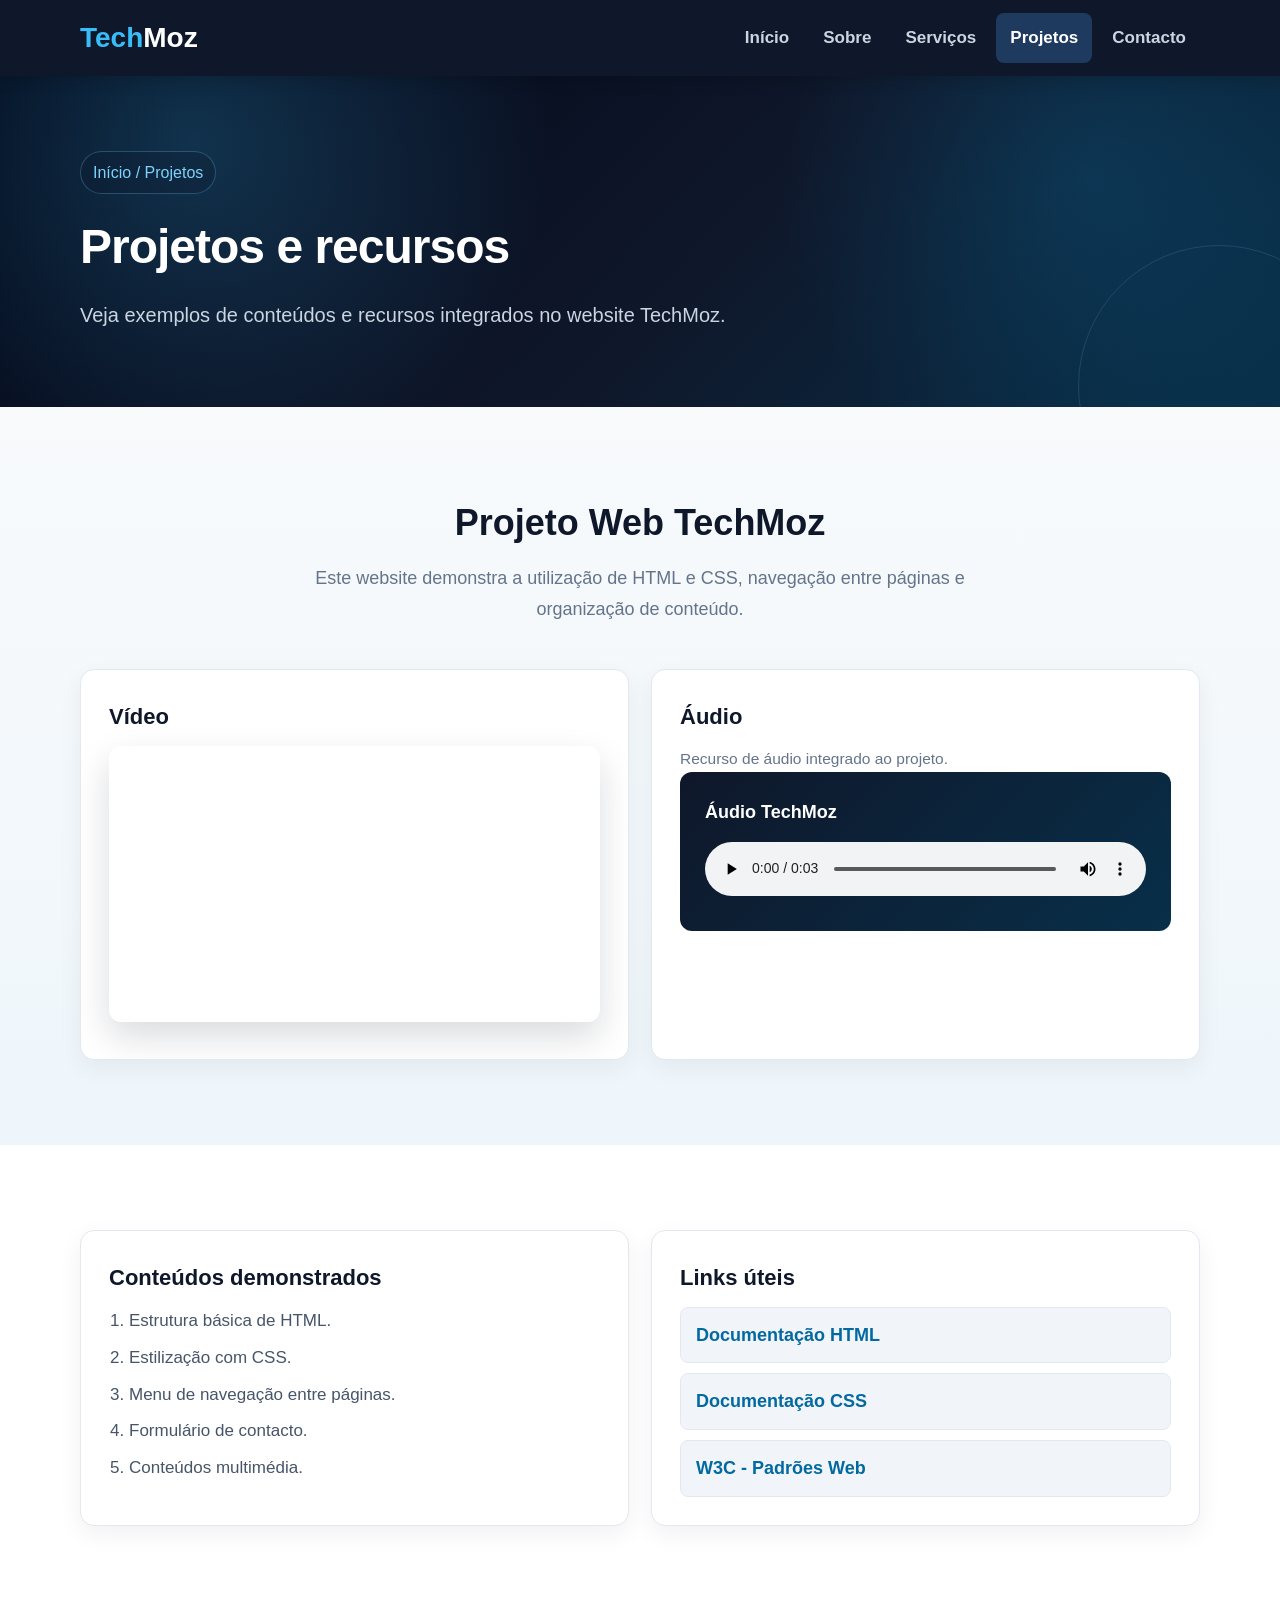
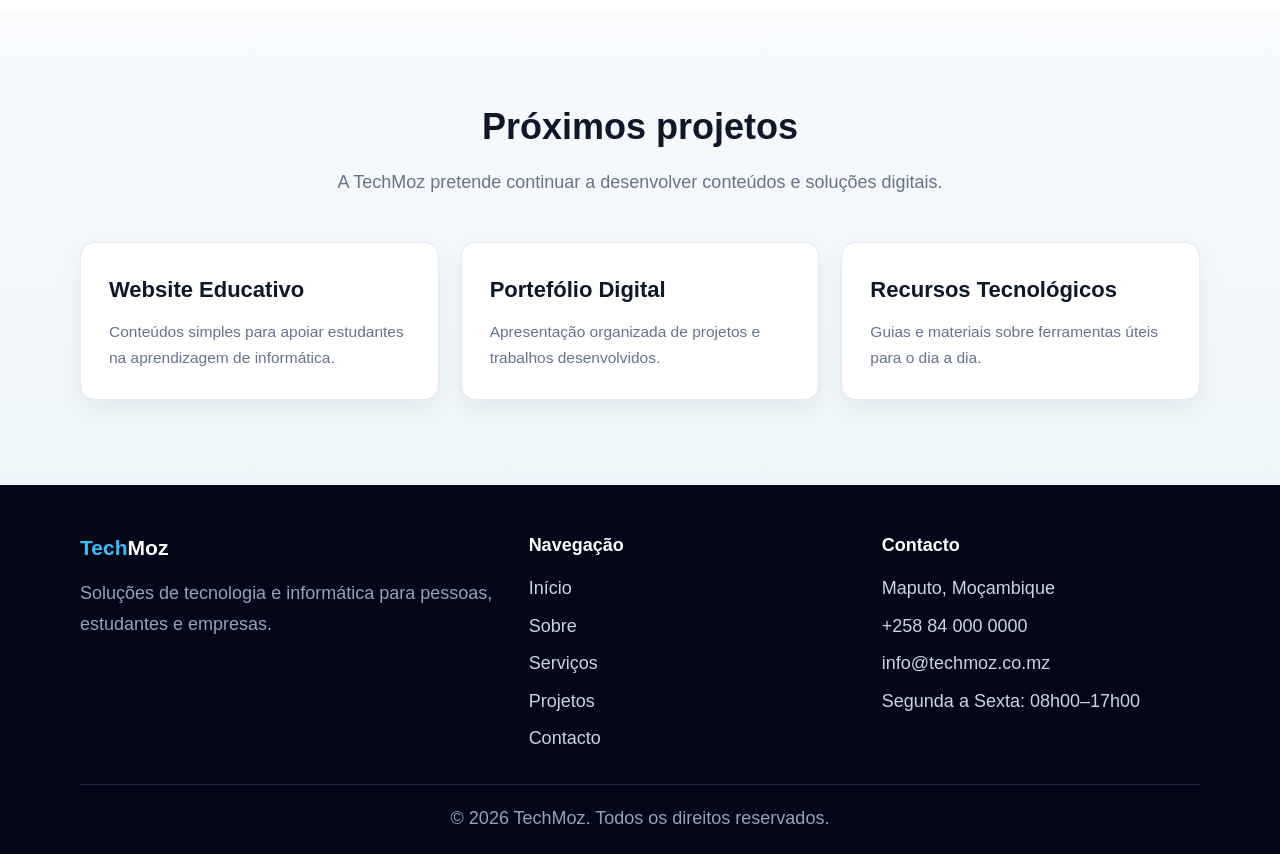
<file: projetos.html>
<!DOCTYPE html>
<html lang="pt">
<head>
<meta charset="UTF-8">
<meta name="viewport" content="width=device-width, initial-scale=1.0">
<meta name="description" content="TechMoz - Tecnologia e Informática">
<title>Projetos | TechMoz</title>
<link rel="stylesheet" href="estilo.css">
</head>
<body>

<header class="cabecalho">
  <div class="container nav-container">
    <a href="index.html" class="logo"><span>Tech</span>Moz</a>
    <nav class="menu" aria-label="Navegação principal">
      <a href="index.html" class="">Início</a>
<a href="sobre.html" class="">Sobre</a>
<a href="servicos.html" class="">Serviços</a>
<a href="projetos.html" class="ativo">Projetos</a>
<a href="contacto.html" class="">Contacto</a>
    </nav>
  </div>
</header>

<main>
<section class="page-hero">
  <div class="container">
    <div class="migalhas">Início / Projetos</div>
    <h1>Projetos e recursos</h1>
    <p>Veja exemplos de conteúdos e recursos integrados no website TechMoz.</p>
  </div>
</section>

<section class="secao">
  <div class="container">
    <div class="section-header">
      <h2>Projeto Web TechMoz</h2>
      <p>Este website demonstra a utilização de HTML e CSS, navegação entre páginas e organização de conteúdo.</p>
    </div>
    <div class="grid grid-2">
      <div class="card">
        <h3>Vídeo</h3>
        <iframe class="video" src="https://www.youtube.com/embed/UB1O30fR-EE" title="Vídeo sobre HTML" allowfullscreen></iframe>
      </div>
      <div class="card">
        <h3>Áudio</h3>
        <p>Recurso de áudio integrado ao projeto.</p>
        <div class="audio-box">
          <strong>Áudio TechMoz</strong>
          <audio controls>
            <source src="audio.mp3" type="audio/mpeg">
            O seu navegador não suporta áudio.
          </audio>
        </div>
      </div>
    </div>
  </div>
</section>

<section class="secao secao-clara">
  <div class="container grid grid-2">
    <div class="card">
      <h3>Conteúdos demonstrados</h3>
      <ol class="lista">
        <li>Estrutura básica de HTML.</li>
        <li>Estilização com CSS.</li>
        <li>Menu de navegação entre páginas.</li>
        <li>Formulário de contacto.</li>
        <li>Conteúdos multimédia.</li>
      </ol>
    </div>
    <div class="card">
      <h3>Links úteis</h3>
      <div class="link-list">
        <a href="https://developer.mozilla.org/pt-BR/docs/Web/HTML" target="_blank" rel="noopener">Documentação HTML</a>
        <a href="https://developer.mozilla.org/pt-BR/docs/Web/CSS" target="_blank" rel="noopener">Documentação CSS</a>
        <a href="https://www.w3.org/" target="_blank" rel="noopener">W3C - Padrões Web</a>
      </div>
    </div>
  </div>

</section>

<section class="secao">
  <div class="container">
    <div class="section-header">
      <h2>Próximos projetos</h2>
      <p>A TechMoz pretende continuar a desenvolver conteúdos e soluções digitais.</p>
    </div>
    <div class="grid grid-3">
      <article class="card"><h3>Website Educativo</h3><p>Conteúdos simples para apoiar estudantes na aprendizagem de informática.</p></article>
      <article class="card"><h3>Portefólio Digital</h3><p>Apresentação organizada de projetos e trabalhos desenvolvidos.</p></article>
      <article class="card"><h3>Recursos Tecnológicos</h3><p>Guias e materiais sobre ferramentas úteis para o dia a dia.</p></article>
    </div>
  </div>
</section>
</main>

<footer class="rodape">
  <div class="container footer-grid">
    <div>
      <h3><span style="color:#38bdf8">Tech</span>Moz</h3>
      <p>Soluções de tecnologia e informática para pessoas, estudantes e empresas.</p>
    </div>
    <div>
      <h4>Navegação</h4>
      <div class="footer-links">
        <a href="index.html">Início</a>
        <a href="sobre.html">Sobre</a>
        <a href="servicos.html">Serviços</a>
        <a href="projetos.html">Projetos</a>
        <a href="contacto.html">Contacto</a>
      </div>
    </div>
    <div>
      <h4>Contacto</h4>
      <div class="footer-links">
        <span>Maputo, Moçambique</span>
        <span>+258 84 000 0000</span>
        <span>info@techmoz.co.mz</span>
        <span>Segunda a Sexta: 08h00–17h00</span>
      </div>
    </div>
  </div>
  <div class="container copyright">
    <p>&copy; 2026 TechMoz. Todos os direitos reservados.</p>
  </div>
</footer>

</body></html>
</file>
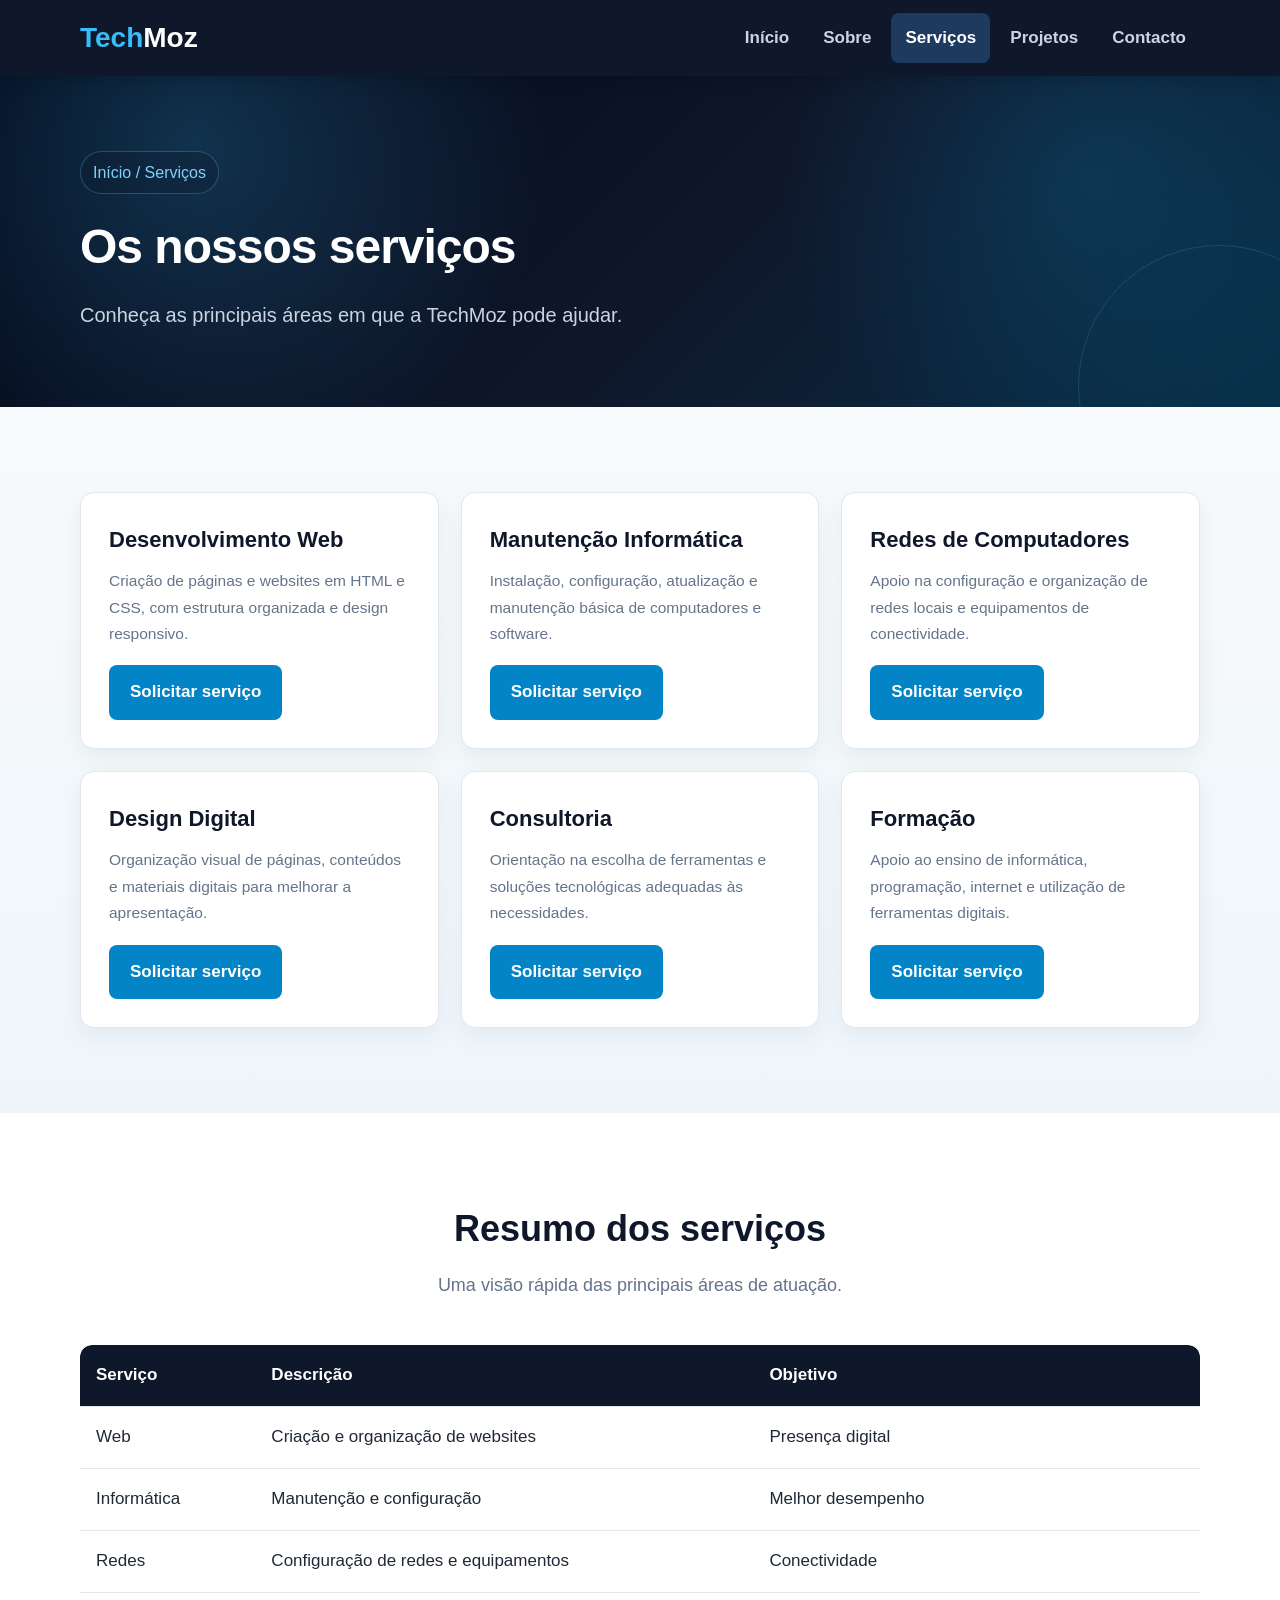
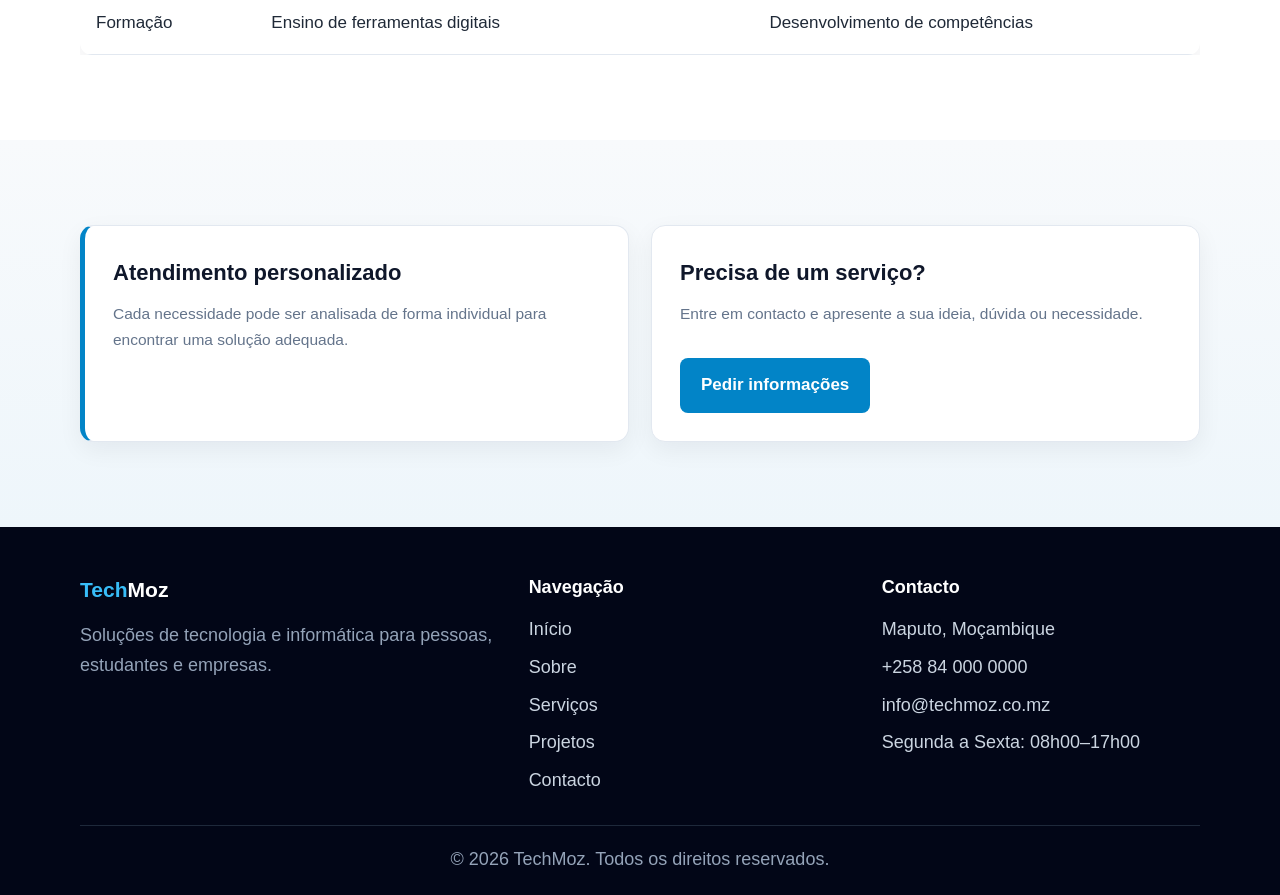
<file: servicos.html>
<!DOCTYPE html>
<html lang="pt">
<head>
<meta charset="UTF-8">
<meta name="viewport" content="width=device-width, initial-scale=1.0">
<meta name="description" content="TechMoz - Tecnologia e Informática">
<title>Serviços | TechMoz</title>
<link rel="stylesheet" href="estilo.css">
</head>
<body>

<header class="cabecalho">
  <div class="container nav-container">
    <a href="index.html" class="logo"><span>Tech</span>Moz</a>
    <nav class="menu" aria-label="Navegação principal">
      <a href="index.html" class="">Início</a>
<a href="sobre.html" class="">Sobre</a>
<a href="servicos.html" class="ativo">Serviços</a>
<a href="projetos.html" class="">Projetos</a>
<a href="contacto.html" class="">Contacto</a>
    </nav>
  </div>
</header>

<main>
<section class="page-hero">
  <div class="container">
    <div class="migalhas">Início / Serviços</div>
    <h1>Os nossos serviços</h1>
    <p>Conheça as principais áreas em que a TechMoz pode ajudar.</p>
  </div>
</section>

<section class="secao">
  <div class="container">
    <div class="grid grid-3">
      <article class="card"><h3>Desenvolvimento Web</h3><p>Criação de páginas e websites em HTML e CSS, com estrutura organizada e design responsivo.</p><a href="contacto.html#formulario" class="btn btn-servico">Solicitar serviço</a></article>
      <article class="card"><h3>Manutenção Informática</h3><p>Instalação, configuração, atualização e manutenção básica de computadores e software.</p><a href="contacto.html#formulario" class="btn btn-servico">Solicitar serviço</a></article>
      <article class="card"><h3>Redes de Computadores</h3><p>Apoio na configuração e organização de redes locais e equipamentos de conectividade.</p><a href="contacto.html#formulario" class="btn btn-servico">Solicitar serviço</a></article>
      <article class="card"><h3>Design Digital</h3><p>Organização visual de páginas, conteúdos e materiais digitais para melhorar a apresentação.</p><a href="contacto.html#formulario" class="btn btn-servico">Solicitar serviço</a></article>
      <article class="card"><h3>Consultoria</h3><p>Orientação na escolha de ferramentas e soluções tecnológicas adequadas às necessidades.</p><a href="contacto.html#formulario" class="btn btn-servico">Solicitar serviço</a></article>
      <article class="card"><h3>Formação</h3><p>Apoio ao ensino de informática, programação, internet e utilização de ferramentas digitais.</p><a href="contacto.html#formulario" class="btn btn-servico">Solicitar serviço</a></article>
    </div>
  </div>
</section>

<section class="secao secao-clara">
  <div class="container">
    <div class="section-header">
      <h2>Resumo dos serviços</h2>
      <p>Uma visão rápida das principais áreas de atuação.</p>
    </div>
    <div class="tabela-wrap">
      <table>
        <thead><tr><th>Serviço</th><th>Descrição</th><th>Objetivo</th></tr></thead>
        <tbody>
          <tr><td>Web</td><td>Criação e organização de websites</td><td>Presença digital</td></tr>
          <tr><td>Informática</td><td>Manutenção e configuração</td><td>Melhor desempenho</td></tr>
          <tr><td>Redes</td><td>Configuração de redes e equipamentos</td><td>Conectividade</td></tr>
          <tr><td>Formação</td><td>Ensino de ferramentas digitais</td><td>Desenvolvimento de competências</td></tr>
        </tbody>
      </table>
    </div>
  </div>

</section>

<section class="secao">
  <div class="container grid grid-2">
    <div class="card destaque">
      <h3>Atendimento personalizado</h3>
      <p>Cada necessidade pode ser analisada de forma individual para encontrar uma solução adequada.</p>
    </div>
    <div class="card">
      <h3>Precisa de um serviço?</h3>
      <p>Entre em contacto e apresente a sua ideia, dúvida ou necessidade.</p>
      <br><a href="contacto.html" class="btn">Pedir informações</a>
    </div>
  </div>
</section>
</main>

<footer class="rodape">
  <div class="container footer-grid">
    <div>
      <h3><span style="color:#38bdf8">Tech</span>Moz</h3>
      <p>Soluções de tecnologia e informática para pessoas, estudantes e empresas.</p>
    </div>
    <div>
      <h4>Navegação</h4>
      <div class="footer-links">
        <a href="index.html">Início</a>
        <a href="sobre.html">Sobre</a>
        <a href="servicos.html">Serviços</a>
        <a href="projetos.html">Projetos</a>
        <a href="contacto.html">Contacto</a>
      </div>
    </div>
    <div>
      <h4>Contacto</h4>
      <div class="footer-links">
        <span>Maputo, Moçambique</span>
        <span>+258 84 000 0000</span>
        <span>info@techmoz.co.mz</span>
        <span>Segunda a Sexta: 08h00–17h00</span>
      </div>
    </div>
  </div>
  <div class="container copyright">
    <p>&copy; 2026 TechMoz. Todos os direitos reservados.</p>
  </div>
</footer>

</body></html>
</file>
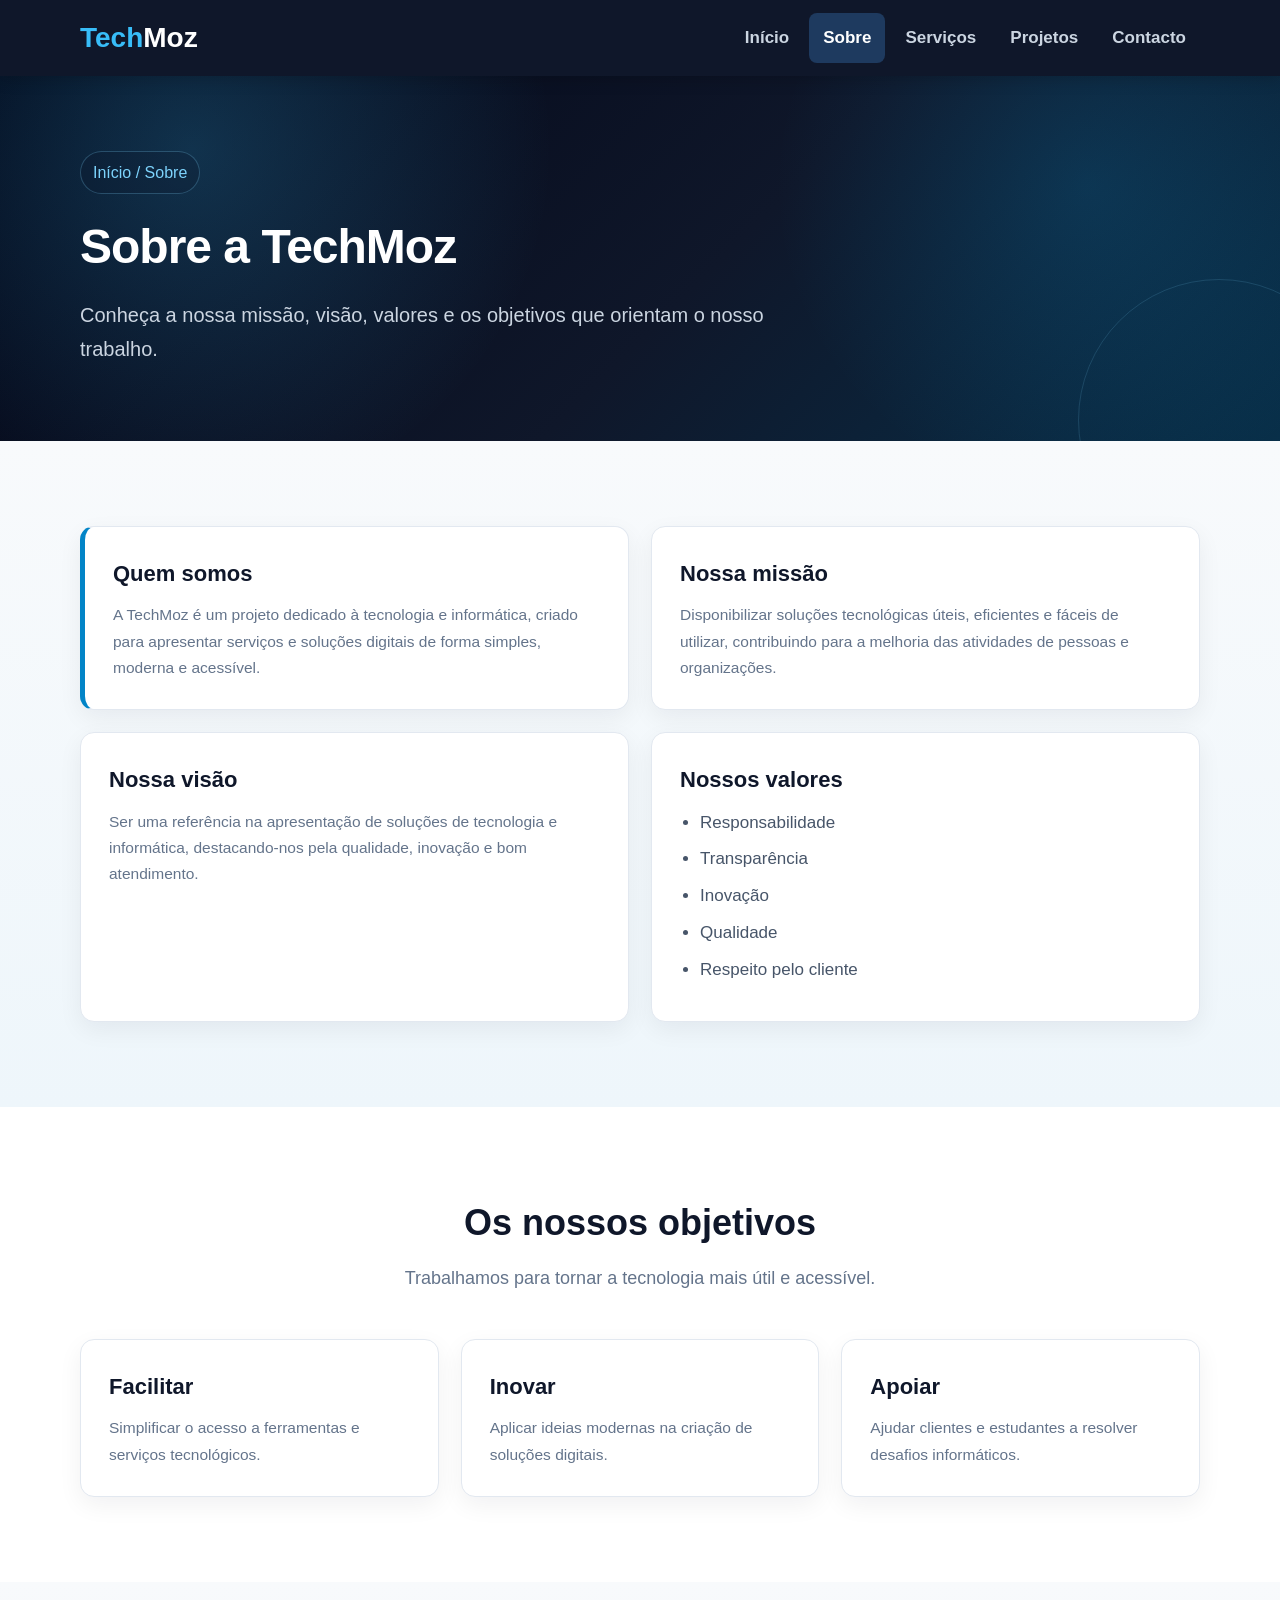
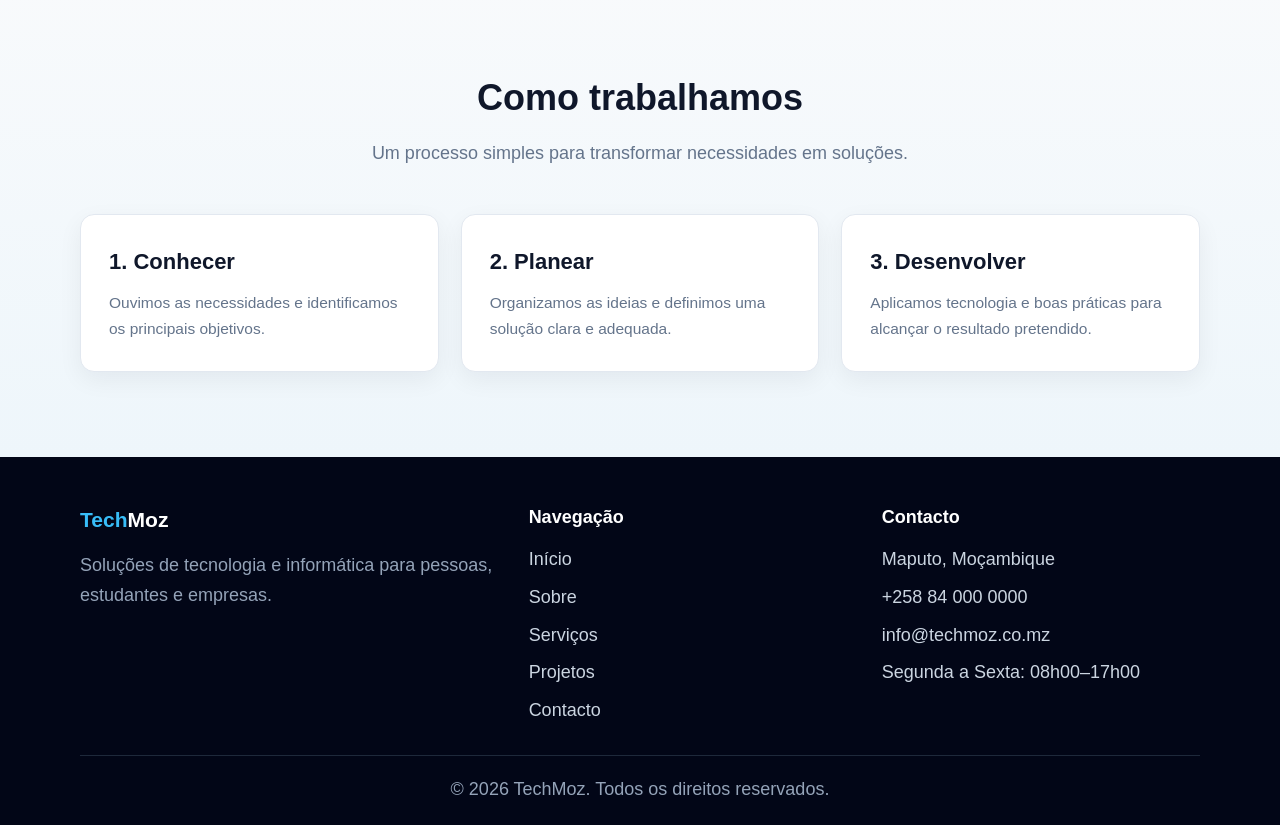
<file: sobre.html>
<!DOCTYPE html>
<html lang="pt">
<head>
<meta charset="UTF-8">
<meta name="viewport" content="width=device-width, initial-scale=1.0">
<meta name="description" content="TechMoz - Tecnologia e Informática">
<title>Sobre Nós | TechMoz</title>
<link rel="stylesheet" href="estilo.css">
</head>
<body>

<header class="cabecalho">
  <div class="container nav-container">
    <a href="index.html" class="logo"><span>Tech</span>Moz</a>
    <nav class="menu" aria-label="Navegação principal">
      <a href="index.html" class="">Início</a>
<a href="sobre.html" class="ativo">Sobre</a>
<a href="servicos.html" class="">Serviços</a>
<a href="projetos.html" class="">Projetos</a>
<a href="contacto.html" class="">Contacto</a>
    </nav>
  </div>
</header>

<main>
<section class="page-hero">
  <div class="container">
    <div class="migalhas">Início / Sobre</div>
    <h1>Sobre a TechMoz</h1>
    <p>Conheça a nossa missão, visão, valores e os objetivos que orientam o nosso trabalho.</p>
  </div>
</section>

<section class="secao">
  <div class="container grid grid-2">
    <article class="card destaque">
      <h3>Quem somos</h3>
      <p>A TechMoz é um projeto dedicado à tecnologia e informática, criado para apresentar serviços e soluções digitais de forma simples, moderna e acessível.</p>
    </article>
    <article class="card">
      <h3>Nossa missão</h3>
      <p>Disponibilizar soluções tecnológicas úteis, eficientes e fáceis de utilizar, contribuindo para a melhoria das atividades de pessoas e organizações.</p>
    </article>
    <article class="card">
      <h3>Nossa visão</h3>
      <p>Ser uma referência na apresentação de soluções de tecnologia e informática, destacando-nos pela qualidade, inovação e bom atendimento.</p>
    </article>
    <article class="card">
      <h3>Nossos valores</h3>
      <ul class="lista">
        <li>Responsabilidade</li>
        <li>Transparência</li>
        <li>Inovação</li>
        <li>Qualidade</li>
        <li>Respeito pelo cliente</li>
      </ul>
    </article>
  </div>
</section>

<section class="secao secao-clara">
  <div class="container">
    <div class="section-header">
      <h2>Os nossos objetivos</h2>
      <p>Trabalhamos para tornar a tecnologia mais útil e acessível.</p>
    </div>
    <div class="grid grid-3">
      <div class="card"><h3>Facilitar</h3><p>Simplificar o acesso a ferramentas e serviços tecnológicos.</p></div>
      <div class="card"><h3>Inovar</h3><p>Aplicar ideias modernas na criação de soluções digitais.</p></div>
      <div class="card"><h3>Apoiar</h3><p>Ajudar clientes e estudantes a resolver desafios informáticos.</p></div>
    </div>
  </div>

</section>

<section class="secao">
  <div class="container">
    <div class="section-header">
      <h2>Como trabalhamos</h2>
      <p>Um processo simples para transformar necessidades em soluções.</p>
    </div>
    <div class="grid grid-3">
      <article class="card"><h3>1. Conhecer</h3><p>Ouvimos as necessidades e identificamos os principais objetivos.</p></article>
      <article class="card"><h3>2. Planear</h3><p>Organizamos as ideias e definimos uma solução clara e adequada.</p></article>
      <article class="card"><h3>3. Desenvolver</h3><p>Aplicamos tecnologia e boas práticas para alcançar o resultado pretendido.</p></article>
    </div>
  </div>
</section>
</main>

<footer class="rodape">
  <div class="container footer-grid">
    <div>
      <h3><span style="color:#38bdf8">Tech</span>Moz</h3>
      <p>Soluções de tecnologia e informática para pessoas, estudantes e empresas.</p>
    </div>
    <div>
      <h4>Navegação</h4>
      <div class="footer-links">
        <a href="index.html">Início</a>
        <a href="sobre.html">Sobre</a>
        <a href="servicos.html">Serviços</a>
        <a href="projetos.html">Projetos</a>
        <a href="contacto.html">Contacto</a>
      </div>
    </div>
    <div>
      <h4>Contacto</h4>
      <div class="footer-links">
        <span>Maputo, Moçambique</span>
        <span>+258 84 000 0000</span>
        <span>info@techmoz.co.mz</span>
        <span>Segunda a Sexta: 08h00–17h00</span>
      </div>
    </div>
  </div>
  <div class="container copyright">
    <p>&copy; 2026 TechMoz. Todos os direitos reservados.</p>
  </div>
</footer>

</body></html>
</file>
<file: estilo.css>
*{box-sizing:border-box;margin:0;padding:0}
html{scroll-behavior:smooth}
body{font-family:Arial,Helvetica,sans-serif;font-size:18px;line-height:1.7;color:#1f2937;background:#f8fafc}
a{text-decoration:none;color:inherit}
img{max-width:100%;display:block}
.container{width:min(1120px,92%);margin:auto}

/* CABEÇALHO */
.cabecalho{position:sticky;top:0;z-index:1000;background:#0f172a;box-shadow:0 3px 15px rgba(0,0,0,.18)}
.nav-container{min-height:76px;display:flex;align-items:center;justify-content:space-between;gap:25px}
.logo{font-size:28px;font-weight:800;color:#fff;white-space:nowrap}
.logo span{color:#38bdf8}
.menu{display:flex;align-items:center;gap:6px;flex-wrap:wrap}
.menu a{color:#cbd5e1;font-size:17px;font-weight:600;padding:11px 14px;border-radius:8px;transition:.25s}
.menu a:hover,.menu a.ativo{background:#1e3a5f;color:#fff}
.btn-header,.btn{display:inline-block;background:#0284c7;color:#fff;font-size:17px;font-weight:700;border-radius:8px;padding:13px 21px;transition:.25s;border:0;cursor:pointer}
.btn-header:hover,.btn:hover{background:#0369a1;transform:translateY(-2px)}
.btn-secundario{background:#fff;color:#0369a1}
.btn-secundario:hover{background:#e0f2fe}

/* HERO */
.hero{min-height:570px;background:linear-gradient(rgba(2,6,23,.72),rgba(2,6,23,.78)),url("https://images.unsplash.com/photo-1518770660439-4636190af475?auto=format&fit=crop&w=1800&q=80") center/cover;display:flex;align-items:center;color:#fff}
.hero-content{max-width:760px;padding:80px 0}
.hero small{display:inline-block;background:rgba(56,189,248,.18);border:1px solid rgba(125,211,252,.5);padding:7px 13px;border-radius:30px;margin-bottom:18px}
.hero h1{font-size:clamp(40px,6vw,68px);line-height:1.08;margin-bottom:20px}
.hero p{font-size:21px;color:#e2e8f0;max-width:700px;margin-bottom:30px}
.botoes{display:flex;gap:12px;flex-wrap:wrap}

/* GERAL */
.secao{padding:85px 0}
.secao-clara{background:#fff}
.section-header{text-align:center;max-width:720px;margin:0 auto 45px}
.section-header h2{font-size:36px;color:#0f172a;margin-bottom:10px}
.section-header p{color:#64748b;font-size:18px}
.grid{display:grid;gap:22px}
.grid-2{grid-template-columns:repeat(2,1fr)}
.grid-3{grid-template-columns:repeat(3,1fr)}
.card{background:#fff;border:1px solid #e2e8f0;border-radius:14px;padding:28px;box-shadow:0 8px 25px rgba(15,23,42,.06);transition:.25s}
.card:hover{transform:translateY(-5px);box-shadow:0 14px 30px rgba(15,23,42,.1)}
.card h3{color:#0f172a;margin-bottom:10px;font-size:21px}
.card p{color:#64748b;font-size:17px}
.destaque{border-left:5px solid #0284c7}
.lista{padding-left:20px;color:#475569;font-size:17px}
.lista li{margin:8px 0}
.faixa{background:#0f172a;color:#fff;padding:55px 0}
.estatisticas{display:grid;grid-template-columns:repeat(4,1fr);gap:20px;text-align:center}
.numero{font-size:38px;font-weight:800;color:#38bdf8}
.estatisticas p{color:#cbd5e1;font-size:17px}

/* TABELA */
.tabela-wrap{overflow-x:auto}
table{width:100%;border-collapse:collapse;background:#fff;border-radius:12px;overflow:hidden}
th,td{padding:16px;font-size:17px;text-align:left;border-bottom:1px solid #e2e8f0}
th{background:#0f172a;color:#fff}
tr:hover td{background:#f8fafc}

/* PROJECTOS */
.video{aspect-ratio:16/9;border:0;width:100%;border-radius:12px}
.audio-box{background:#0f172a;color:#fff;padding:25px;border-radius:12px}
.audio-box audio{width:100%;margin-top:15px}
.link-list{display:grid;gap:10px}
.link-list a{padding:12px 15px;background:#f1f5f9;border-radius:8px;color:#0369a1;font-weight:600}
.link-list a:hover{background:#e0f2fe}

/* CONTACTO */
.contacto-grid{display:grid;grid-template-columns:.9fr 1.1fr;gap:35px;align-items:start}
.contacto-info{display:grid;gap:15px}
.info-box{background:#fff;border:1px solid #e2e8f0;border-radius:12px;padding:20px}
.info-box strong{display:block;color:#0f172a;margin-bottom:4px}
.info-box span{color:#64748b}
.formulario{background:#fff;border:1px solid #e2e8f0;border-radius:14px;padding:30px;box-shadow:0 8px 25px rgba(15,23,42,.06)}
.form-grid{display:grid;grid-template-columns:1fr 1fr;gap:18px}
.campo{display:flex;flex-direction:column;gap:7px}
.campo.full{grid-column:1/-1}
.campo label{font-weight:700;color:#334155}
.campo input,.campo select,.campo textarea{width:100%;padding:13px 14px;border:1px solid #cbd5e1;border-radius:8px;font:inherit;outline:none}
.campo input:focus,.campo select:focus,.campo textarea:focus{border-color:#0284c7;box-shadow:0 0 0 3px rgba(2,132,199,.12)}
.campo textarea{min-height:145px;resize:vertical}
.formulario .btn{margin-top:18px;width:100%}
.redes{display:flex;gap:10px;flex-wrap:wrap;margin-top:8px}
.redes a{padding:9px 13px;background:#e2e8f0;border-radius:8px;color:#334155;font-weight:700}
.redes a:hover{background:#bae6fd;color:#075985}

/* RODAPÉ */
.rodape{background:#020617;color:#cbd5e1;padding:45px 0 20px}
.footer-grid{display:grid;grid-template-columns:1.3fr 1fr 1fr;gap:35px;margin-bottom:30px}
.rodape h3,.rodape h4{color:#fff;margin-bottom:12px}
.rodape p{color:#94a3b8}
.footer-links{display:grid;gap:7px}
.footer-links a:hover{color:#38bdf8}
.copyright{border-top:1px solid #1e293b;padding-top:18px;text-align:center;color:#64748b}

/* PÁGINAS INTERNAS */
.page-hero{background:#0f172a;color:#fff;padding:75px 0}
.page-hero h1{font-size:48px;margin-bottom:10px}
.page-hero p{color:#cbd5e1;max-width:720px;font-size:20px}
.migalhas{font-size:16px;color:#7dd3fc;margin-bottom:12px}

/* RESPONSIVO */
@media(max-width:900px){
 .nav-container{padding:15px 0;flex-direction:column;align-items:stretch}
 .logo{text-align:center}
 .menu{justify-content:center}
 .btn-header{display:none}
 .grid-3{grid-template-columns:1fr 1fr}
 .estatisticas{grid-template-columns:1fr 1fr}
 .contacto-grid{grid-template-columns:1fr}
 .footer-grid{grid-template-columns:1fr 1fr}
}
@media(max-width:600px){
 .menu{display:grid;grid-template-columns:repeat(2,1fr);width:100%}
 .menu a{text-align:center}
 .hero{min-height:520px}
 .hero-content{padding:55px 0}
 .hero p{font-size:17px}
 .secao{padding:60px 0}
 .section-header h2{font-size:30px}
 .grid-2,.grid-3,.form-grid{grid-template-columns:1fr}
 .campo.full{grid-column:auto}
 .estatisticas{grid-template-columns:1fr 1fr}
 .footer-grid{grid-template-columns:1fr}
 .page-hero h1{font-size:38px}
}


/* ===== MELHORIAS VISUAIS DAS PÁGINAS ===== */
.page-hero{
  position:relative;
  overflow:hidden;
  background:
    radial-gradient(circle at 15% 20%, rgba(56,189,248,.22), transparent 32%),
    radial-gradient(circle at 85% 30%, rgba(14,165,233,.16), transparent 28%),
    linear-gradient(135deg,#020617,#0f172a 55%,#082f49);
}
.page-hero:after{
  content:"";
  position:absolute;
  width:280px;height:280px;border-radius:50%;
  border:1px solid rgba(125,211,252,.15);
  right:-80px;bottom:-120px;
}
.page-hero .container{position:relative;z-index:1}
.page-hero h1{letter-spacing:-1px}

.card{
  position:relative;
  overflow:hidden;
}
.card:before{
  content:"";
  position:absolute;
  top:0;left:0;width:100%;height:4px;
  background:linear-gradient(90deg,#0284c7,#38bdf8);
  transform:scaleX(0);
  transform-origin:left;
  transition:.3s;
}
.card:hover:before{transform:scaleX(1)}
.card h3{font-size:22px}
.card p{font-size:15.5px}

.page-hero + .secao .card{
  min-height:170px;
}

.info-box{
  transition:.25s;
  border-left:4px solid transparent;
}
.info-box:hover{
  transform:translateX(6px);
  border-left-color:#0284c7;
  box-shadow:0 10px 25px rgba(15,23,42,.08);
}

.formulario{
  position:relative;
}
.formulario:before{
  content:"";
  position:absolute;
  top:0;left:0;right:0;height:5px;
  background:linear-gradient(90deg,#0284c7,#38bdf8);
  border-radius:14px 14px 0 0;
}

table{box-shadow:0 10px 30px rgba(15,23,42,.07)}
th:first-child{border-radius:12px 0 0 0}
th:last-child{border-radius:0 12px 0 0}

.video{
  box-shadow:0 15px 35px rgba(15,23,42,.15);
}

.audio-box{
  background:linear-gradient(135deg,#0f172a,#082f49);
}

.link-list a{
  border:1px solid #e2e8f0;
  transition:.25s;
}
.link-list a:hover{
  transform:translateX(5px);
  border-color:#7dd3fc;
}

.page-hero .migalhas{
  display:inline-block;
  padding:7px 12px;
  border:1px solid rgba(125,211,252,.25);
  border-radius:30px;
  background:rgba(15,23,42,.25);
}

/* Separação visual entre secções */
main .secao:nth-of-type(even){
  background:linear-gradient(180deg,#f8fafc,#eef6fb);
}

/* Contacto mais elegante */
.contacto-grid{
  padding:10px;
}
.contacto-info .info-box strong{
  font-size:16px;
}
.redes a{
  border:1px solid transparent;
  transition:.25s;
}
.redes a:hover{
  border-color:#7dd3fc;
  transform:translateY(-2px);
}

/* BOTÕES DOS SERVIÇOS */
.card .btn-servico{margin-top:18px}
.card .btn-servico:hover{transform:translateY(-2px)}
@media(max-width:600px){
  body{font-size:17px}
  .hero p{font-size:18px}
  .page-hero p{font-size:18px}
}
</file>
